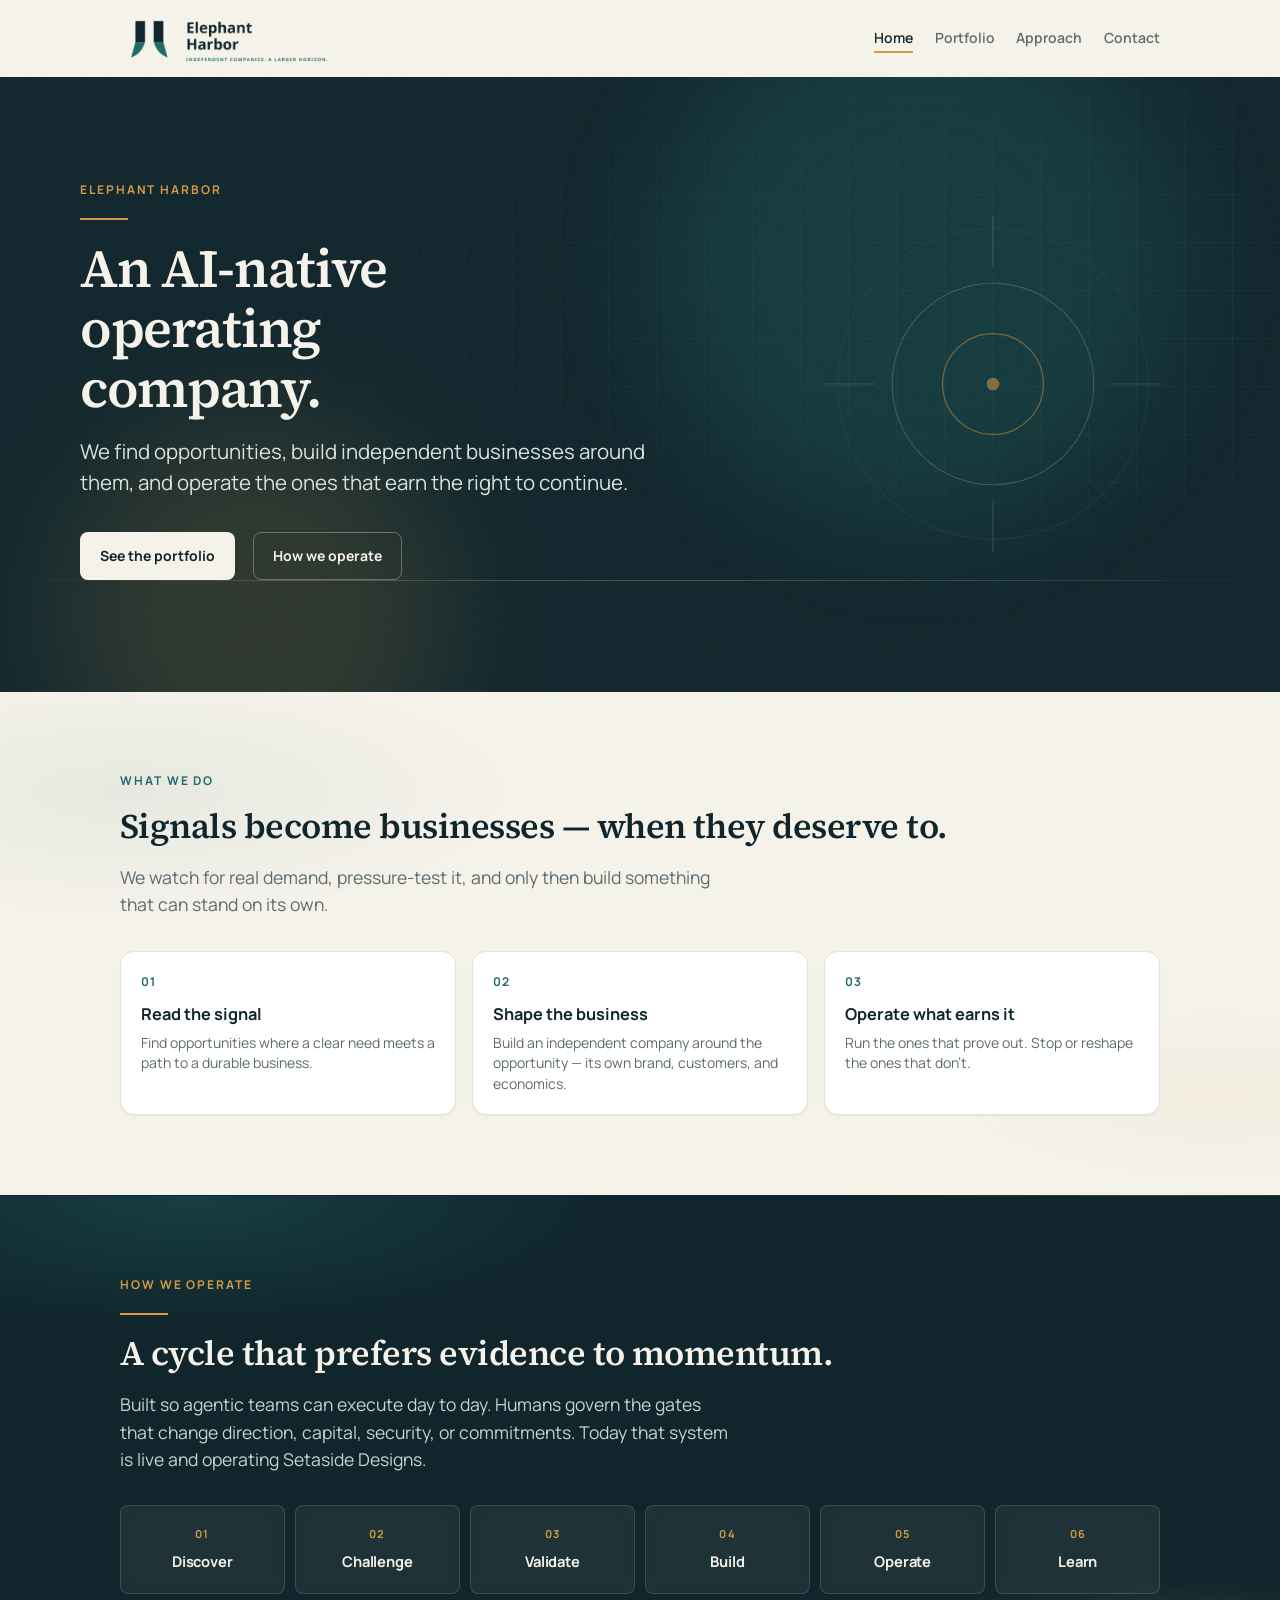
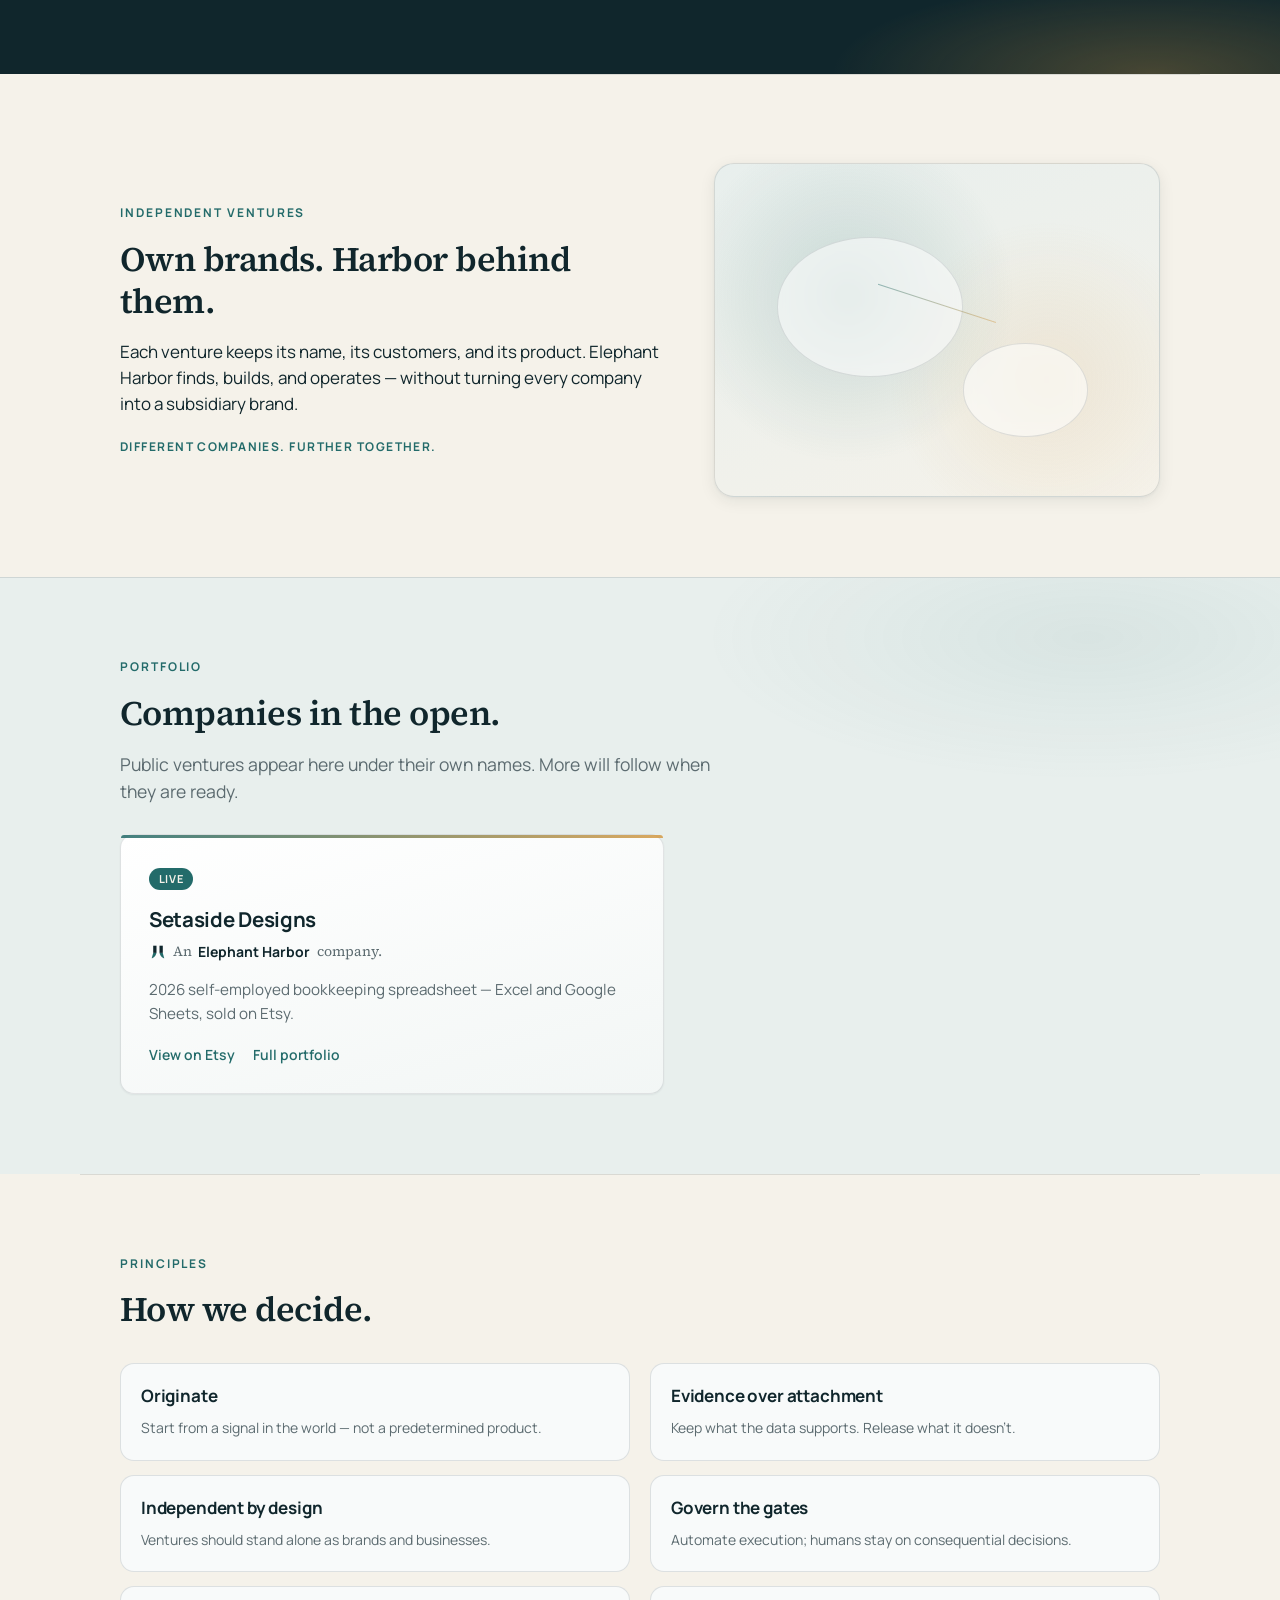
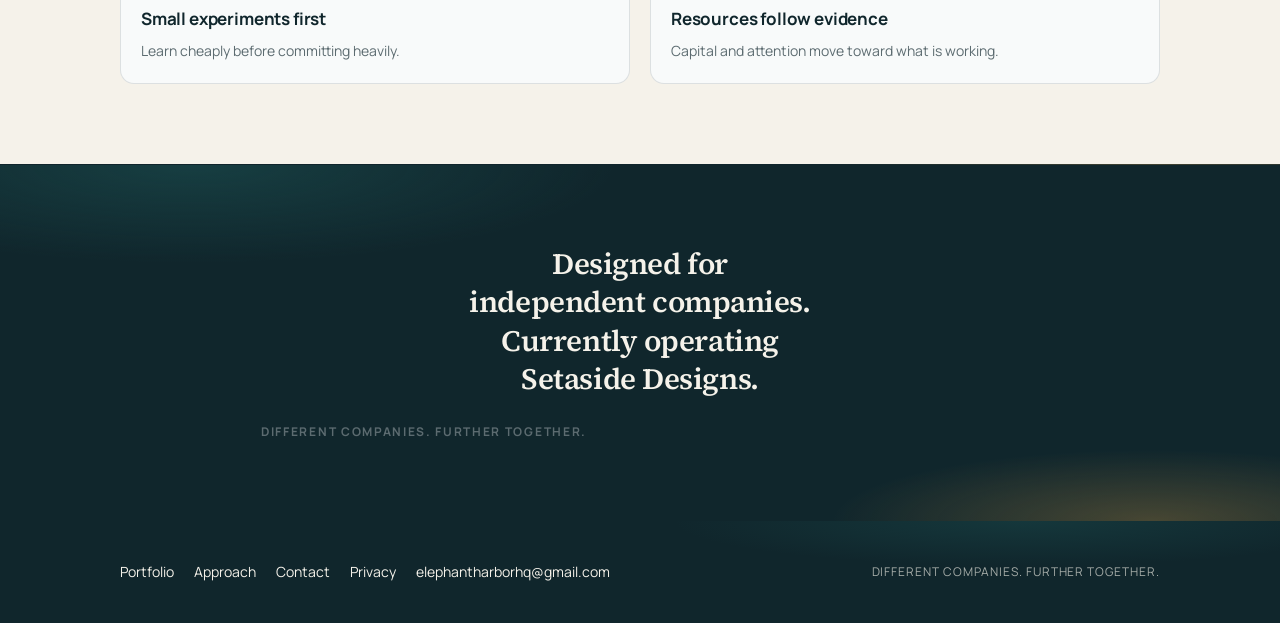
<file: index.html>
<!DOCTYPE html>
<html lang="en">
<head>
  <meta charset="utf-8">
  <meta name="viewport" content="width=device-width, initial-scale=1">
  <title>Elephant Harbor — AI-native operating company</title>
  <meta name="description" content="Elephant Harbor is an AI-native operating company. Designed for independent companies; currently operating Setaside Designs.">
  <meta name="theme-color" content="#10262C">
  <meta property="og:title" content="Elephant Harbor">
  <meta property="og:description" content="An AI-native operating company. We find opportunities, build independent businesses, and operate the ones that earn the right to continue.">
  <meta property="og:image" content="https://elephantharbor.com/assets/og.png">
  <meta property="og:type" content="website">
  <meta property="og:url" content="https://elephantharbor.com/">
  <meta property="og:site_name" content="Elephant Harbor">
  <meta name="twitter:card" content="summary_large_image">
  <meta name="twitter:title" content="Elephant Harbor">
  <meta name="twitter:description" content="An AI-native operating company. We find opportunities, build independent businesses, and operate the ones that earn the right to continue.">
  <meta name="twitter:image" content="https://elephantharbor.com/assets/og.png">
  <link rel="canonical" href="https://elephantharbor.com/">
  <link rel="icon" href="/assets/favicon.svg" type="image/svg+xml">
  <link rel="icon" href="/assets/favicon-32.png" sizes="32x32" type="image/png">
  <link rel="icon" href="/assets/favicon-16.png" sizes="16x16" type="image/png">
  <link rel="apple-touch-icon" href="/assets/apple-touch-180.png">
  <link rel="preload" href="/assets/fonts/manrope-400.woff2" as="font" type="font/woff2" crossorigin>
  <link rel="preload" href="/assets/fonts/manrope-600.woff2" as="font" type="font/woff2" crossorigin>
  <link rel="preload" href="/assets/fonts/source-serif-4-600.woff2" as="font" type="font/woff2" crossorigin>
  <link rel="stylesheet" href="/tokens.css">
  <link rel="stylesheet" href="/shared.css">
</head>
<body>
  <a class="skip" href="#main">Skip to content</a>
  <header class="site-header">
    <div class="site-header-inner">
      <a class="logo" href="/" aria-label="Elephant Harbor home">
        <img src="/assets/lockup-512.png?v=site-elevation" alt="Elephant Harbor" width="280" height="76" decoding="async">
      </a>
      <nav class="nav" aria-label="Primary">
        <a href="/" aria-current="page">Home</a>
        <a href="/portfolio/">Portfolio</a>
        <a href="/approach/">Approach</a>
        <a href="/contact/">Contact</a>
      </nav>
    </div>
  </header>

  <main id="main">
    <!-- 1. Hero -->
    <section class="hero" aria-labelledby="hero-heading">
      <div class="hero-visual" aria-hidden="true">
        <div class="grid"></div>
        <div class="glow glow-a"></div>
        <div class="glow glow-b"></div>
        <div class="horizon"></div>
        <div class="signal">
          <svg viewBox="0 0 400 400" fill="none" xmlns="http://www.w3.org/2000/svg" role="presentation">
            <circle class="ring" cx="200" cy="200" r="48" stroke="#D49A45" stroke-width="1.25" opacity="0.85"/>
            <circle class="ring ring-2" cx="200" cy="200" r="96" stroke="#E8EFED" stroke-width="1" opacity="0.35"/>
            <circle class="ring ring-3" cx="200" cy="200" r="148" stroke="#236B6A" stroke-width="1" opacity="0.45"/>
            <circle cx="200" cy="200" r="6" fill="#D49A45"/>
            <path d="M200 40 V88 M200 312 V360 M40 200 H88 M312 200 H360" stroke="#E8EFED" stroke-width="1" opacity="0.28"/>
            <path d="M86 86 L118 118 M282 282 L314 314 M314 86 L282 118 M118 282 L86 314" stroke="#236B6A" stroke-width="1" opacity="0.35"/>
          </svg>
        </div>
        <div class="noise"></div>
      </div>
      <div class="hero-inner">
        <p class="kicker">Elephant Harbor</p>
        <hr class="brass-rule" aria-hidden="true">
        <h1 id="hero-heading">An AI-native operating company.</h1>
        <p class="hero-lead">We find opportunities, build independent businesses around them, and operate the ones that earn the right to continue.</p>
        <div class="hero-ctas">
          <a class="btn btn-primary" href="/portfolio/">See the portfolio</a>
          <a class="btn btn-ghost" href="#how-we-operate">How we operate</a>
        </div>
      </div>
    </section>

    <!-- 2. What Elephant Harbor does -->
    <section class="section section-canvas-depth" aria-labelledby="what-h">
      <div class="section-inner reveal">
        <p class="kicker">What we do</p>
        <h2 id="what-h">Signals become businesses — when they deserve to.</h2>
        <p class="section-lead">We watch for real demand, pressure-test it, and only then build something that can stand on its own.</p>
        <ol class="signal-flow">
          <li>
            <strong>Read the signal</strong>
            <span>Find opportunities where a clear need meets a path to a durable business.</span>
          </li>
          <li>
            <strong>Shape the business</strong>
            <span>Build an independent company around the opportunity — its own brand, customers, and economics.</span>
          </li>
          <li>
            <strong>Operate what earns it</strong>
            <span>Run the ones that prove out. Stop or reshape the ones that don’t.</span>
          </li>
        </ol>
      </div>
    </section>

    <!-- 3. How we operate -->
    <section class="section section-ink" id="how-we-operate" aria-labelledby="operate-h">
      <div class="section-inner reveal">
        <p class="kicker">How we operate</p>
        <hr class="brass-rule" aria-hidden="true">
        <h2 id="operate-h">A cycle that prefers evidence to momentum.</h2>
        <p class="section-lead">Built so agentic teams can execute day to day. Humans govern the gates that change direction, capital, security, or commitments. Today that system is live and operating Setaside Designs.</p>
        <ol class="cycle">
          <li>
            <span class="step-n">01</span>
            <span class="step-label">Discover</span>
          </li>
          <li>
            <span class="step-n">02</span>
            <span class="step-label">Challenge</span>
          </li>
          <li>
            <span class="step-n">03</span>
            <span class="step-label">Validate</span>
          </li>
          <li>
            <span class="step-n">04</span>
            <span class="step-label">Build</span>
          </li>
          <li>
            <span class="step-n">05</span>
            <span class="step-label">Operate</span>
          </li>
          <li>
            <span class="step-n">06</span>
            <span class="step-label">Learn</span>
          </li>
        </ol>
      </div>
    </section>

    <!-- 4. Independent ventures -->
    <section class="section" aria-labelledby="ventures-h">
      <div class="independence reveal">
        <div class="independence-copy">
          <p class="kicker">Independent ventures</p>
          <h2 id="ventures-h">Own brands. Harbor behind them.</h2>
          <p>Each venture keeps its name, its customers, and its product. Elephant Harbor finds, builds, and operates — without turning every company into a subsidiary brand.</p>
          <p class="motto-inline">Different companies. Further together.</p>
        </div>
        <div class="independence-visual" aria-hidden="true">
          <div class="orb orb-a"></div>
          <div class="orb orb-b"></div>
          <div class="link-line"></div>
        </div>
      </div>
    </section>

    <!-- 5. Portfolio -->
    <section class="section section-fog" aria-labelledby="portfolio-h">
      <div class="section-inner reveal">
        <p class="kicker">Portfolio</p>
        <h2 id="portfolio-h">Companies in the open.</h2>
        <p class="section-lead">Public ventures appear here under their own names. More will follow when they are ready.</p>
        <div class="card-grid card-grid-featured">
          <article class="card card-featured">
            <p class="live">Live</p>
            <h3>Setaside Designs</h3>
            <p class="endorsement">
              <img src="/assets/mark.svg" alt="" width="20" height="20">
              An <strong>Elephant Harbor</strong> company.
            </p>
            <p>2026 self-employed bookkeeping spreadsheet — Excel and Google Sheets, sold on Etsy.</p>
            <div class="card-actions">
              <a href="https://www.etsy.com/listing/4564421940/2026-self-employed-bookkeeping" rel="noopener noreferrer">View on Etsy</a>
              <a href="/portfolio/">Full portfolio</a>
            </div>
          </article>
        </div>
      </div>
    </section>

    <!-- 6. Operating principles -->
    <section class="section" aria-labelledby="principles-h">
      <div class="reveal">
        <p class="kicker">Principles</p>
        <h2 id="principles-h">How we decide.</h2>
        <ul class="principles">
          <li>
            <strong>Originate</strong>
            <span>Start from a signal in the world — not a predetermined product.</span>
          </li>
          <li>
            <strong>Evidence over attachment</strong>
            <span>Keep what the data supports. Release what it doesn’t.</span>
          </li>
          <li>
            <strong>Independent by design</strong>
            <span>Ventures should stand alone as brands and businesses.</span>
          </li>
          <li>
            <strong>Govern the gates</strong>
            <span>Automate execution; humans stay on consequential decisions.</span>
          </li>
          <li>
            <strong>Small experiments first</strong>
            <span>Learn cheaply before committing heavily.</span>
          </li>
          <li>
            <strong>Resources follow evidence</strong>
            <span>Capital and attention move toward what is working.</span>
          </li>
        </ul>
      </div>
    </section>

    <!-- 7. Closing brand statement -->
    <section class="section section-ink" aria-labelledby="close-h">
      <div class="section-inner close-block reveal">
        <h2 id="close-h" class="visually-hidden">Close</h2>
        <p class="close-line">Designed for independent companies. Currently operating Setaside Designs.</p>
        <p class="motto">Different companies. Further together.</p>
      </div>
    </section>
  </main>

  <footer class="site-footer">
    <div class="site-footer-inner">
      <nav class="footer-nav" aria-label="Footer">
        <a href="/portfolio/">Portfolio</a>
        <a href="/approach/">Approach</a>
        <a href="/contact/">Contact</a>
        <a href="/privacy/">Privacy</a>
        <a href="mailto:elephantharborhq@gmail.com">elephantharborhq@gmail.com</a>
      </nav>
      <p class="footer-meta">Different companies. Further together.</p>
    </div>
  </footer>
  <script src="/site.js" defer></script>
</body>
</html>
</file>
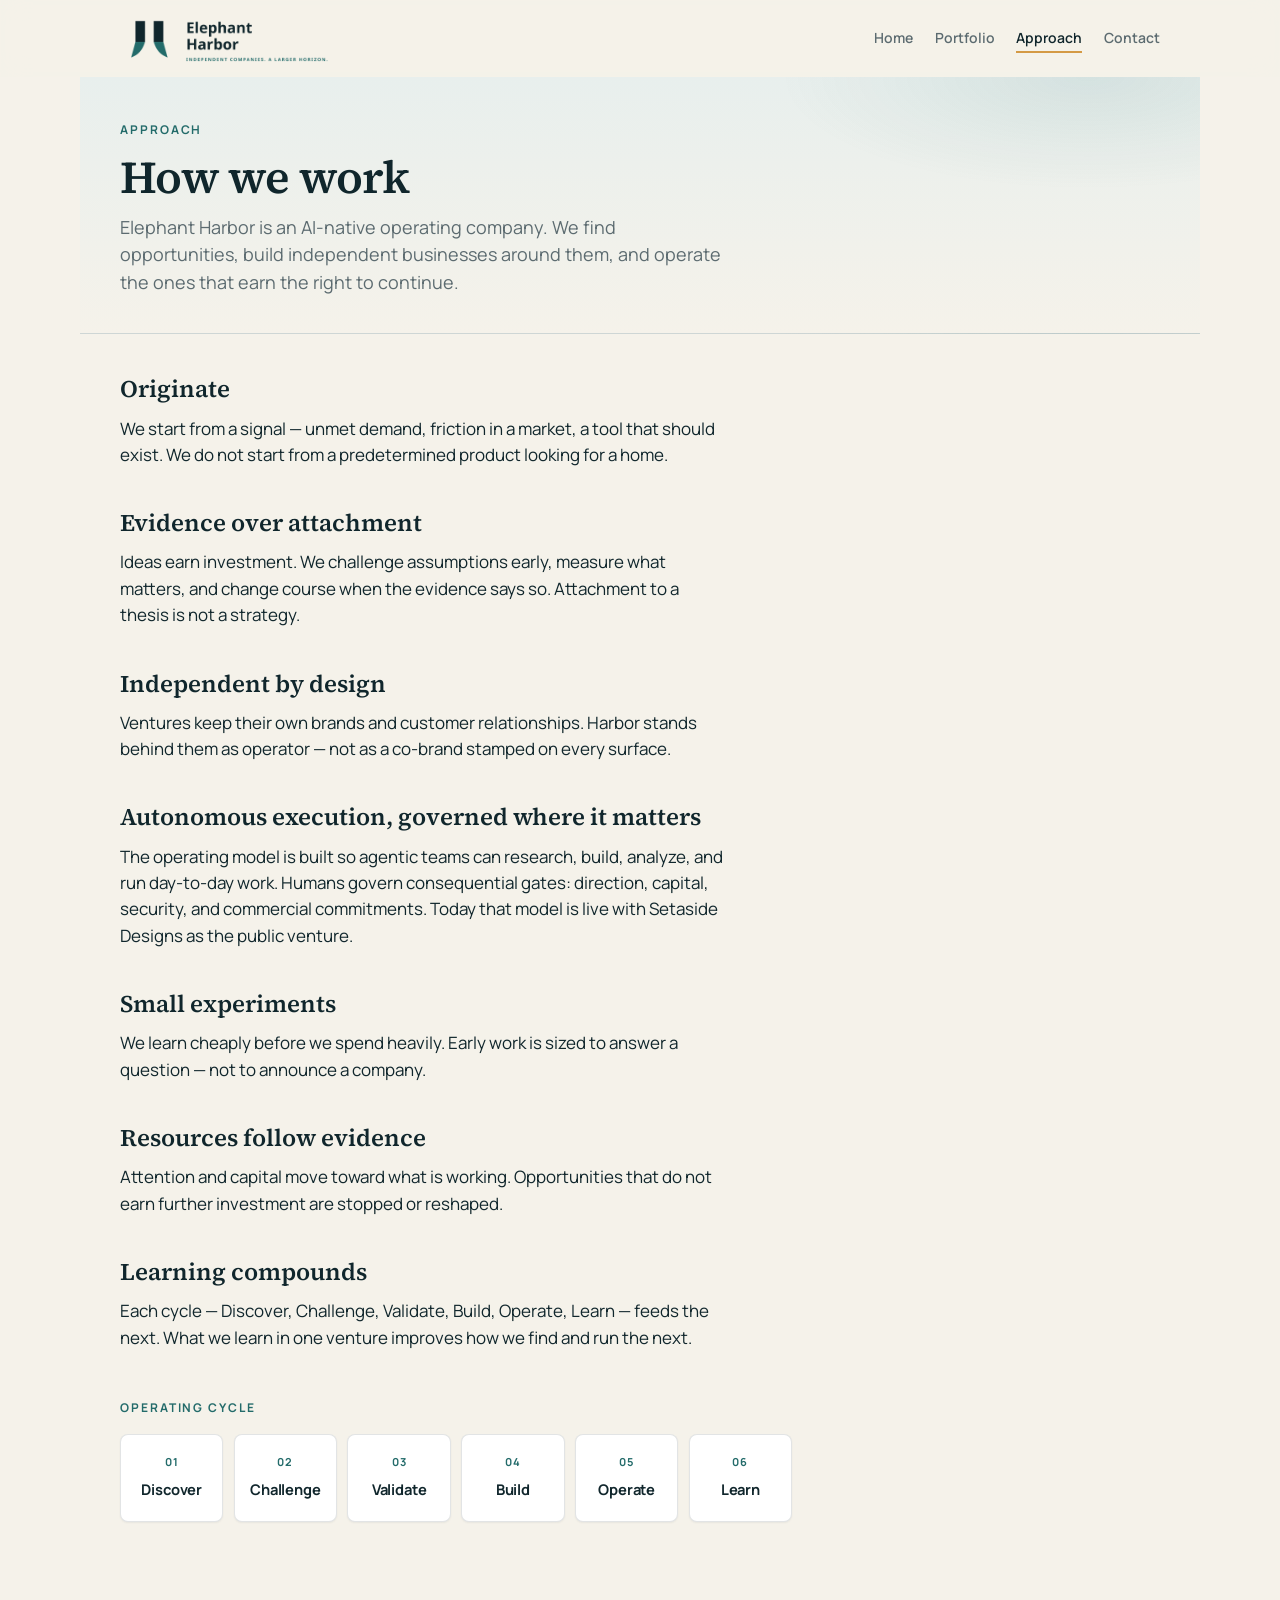
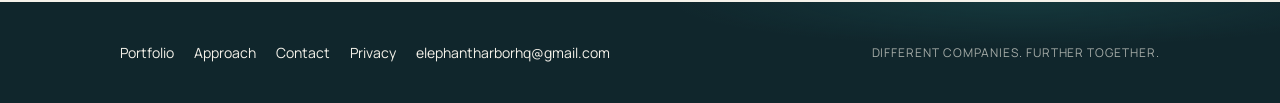
<file: about/index.html>
<!DOCTYPE html>
<html lang="en">
<head>
  <meta charset="utf-8">
  <meta name="viewport" content="width=device-width, initial-scale=1">
  <title>Redirecting to Approach — Elephant Harbor</title>
  <meta name="robots" content="noindex">
  <meta http-equiv="refresh" content="0; url=/approach/">
  <link rel="canonical" href="https://elephantharbor.com/approach/">
  <script>location.replace("/approach/");</script>
</head>
<body>
  <p>This page has moved to <a href="/approach/">Approach</a>.</p>
</body>
</html>
</file>
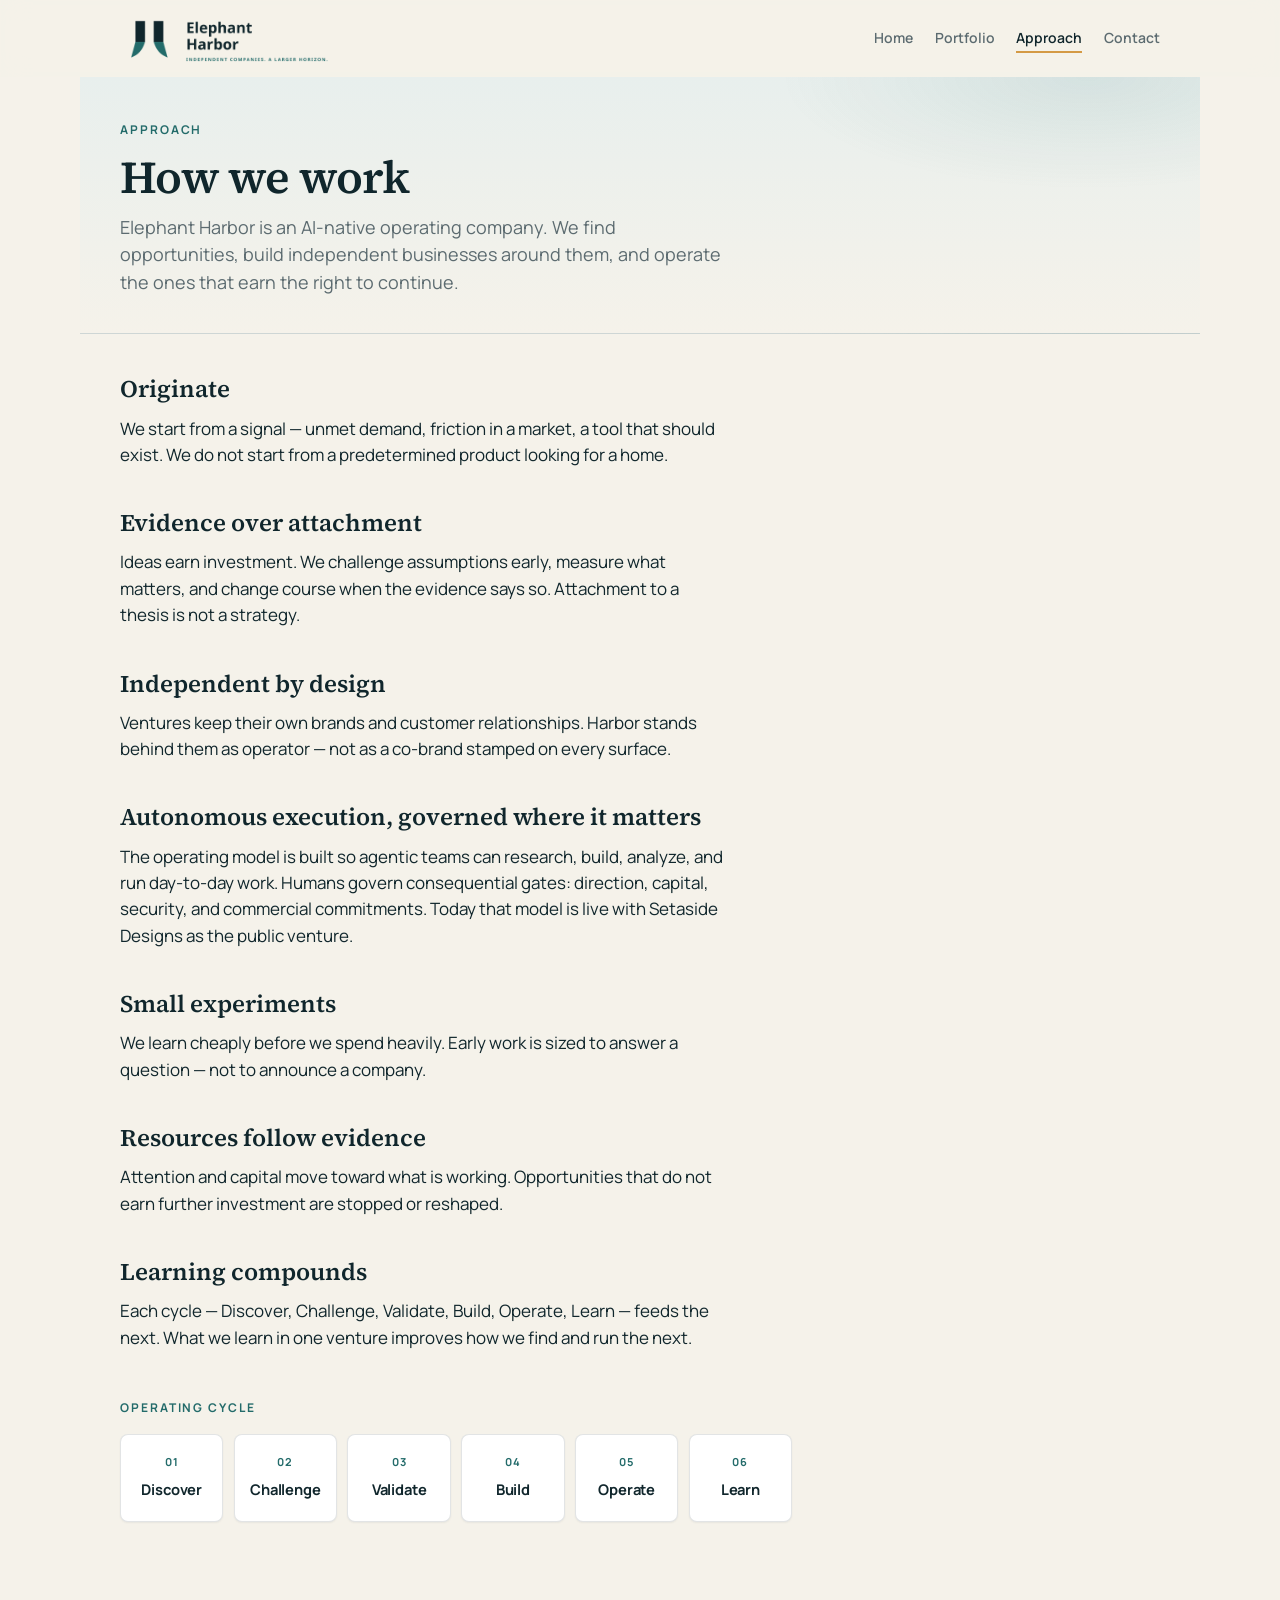
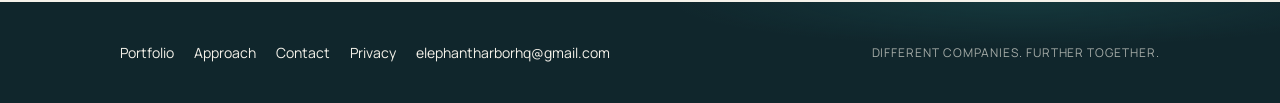
<file: approach/index.html>
<!DOCTYPE html>
<html lang="en">
<head>
  <meta charset="utf-8">
  <meta name="viewport" content="width=device-width, initial-scale=1">
  <title>Approach — Elephant Harbor</title>
  <meta name="description" content="How Elephant Harbor originates opportunities, validates with evidence, and operates independent companies.">
  <meta name="theme-color" content="#10262C">
  <meta property="og:title" content="Approach — Elephant Harbor">
  <meta property="og:description" content="How Elephant Harbor originates opportunities, validates with evidence, and operates independent companies.">
  <meta property="og:image" content="https://elephantharbor.com/assets/og.png">
  <meta property="og:type" content="website">
  <meta property="og:url" content="https://elephantharbor.com/approach/">
  <meta property="og:site_name" content="Elephant Harbor">
  <meta name="twitter:card" content="summary_large_image">
  <meta name="twitter:title" content="Approach — Elephant Harbor">
  <meta name="twitter:description" content="How Elephant Harbor originates opportunities, validates with evidence, and operates independent companies.">
  <meta name="twitter:image" content="https://elephantharbor.com/assets/og.png">
  <link rel="canonical" href="https://elephantharbor.com/approach/">
  <link rel="icon" href="/assets/favicon.svg" type="image/svg+xml">
  <link rel="icon" href="/assets/favicon-32.png" sizes="32x32" type="image/png">
  <link rel="icon" href="/assets/favicon-16.png" sizes="16x16" type="image/png">
  <link rel="apple-touch-icon" href="/assets/apple-touch-180.png">
  <link rel="preload" href="/assets/fonts/manrope-400.woff2" as="font" type="font/woff2" crossorigin>
  <link rel="preload" href="/assets/fonts/manrope-600.woff2" as="font" type="font/woff2" crossorigin>
  <link rel="preload" href="/assets/fonts/source-serif-4-600.woff2" as="font" type="font/woff2" crossorigin>
  <link rel="stylesheet" href="/tokens.css">
  <link rel="stylesheet" href="/shared.css">
</head>
<body>
  <a class="skip" href="#main">Skip to content</a>
  <header class="site-header">
    <div class="site-header-inner">
      <a class="logo" href="/" aria-label="Elephant Harbor home">
        <img src="/assets/lockup-512.png?v=site-elevation" alt="Elephant Harbor" width="280" height="76" decoding="async">
      </a>
      <nav class="nav" aria-label="Primary">
        <a href="/">Home</a>
        <a href="/portfolio/">Portfolio</a>
        <a href="/approach/" aria-current="page">Approach</a>
        <a href="/contact/">Contact</a>
      </nav>
    </div>
  </header>

  <main id="main" class="page">
    <div class="page-hero">
      <p class="kicker">Approach</p>
      <h1 class="page-title">How we work</h1>
      <p class="lede">Elephant Harbor is an AI-native operating company. We find opportunities, build independent businesses around them, and operate the ones that earn the right to continue.</p>
    </div>

    <div class="prose reveal">
      <h2>Originate</h2>
      <p>We start from a signal — unmet demand, friction in a market, a tool that should exist. We do not start from a predetermined product looking for a home.</p>

      <h2>Evidence over attachment</h2>
      <p>Ideas earn investment. We challenge assumptions early, measure what matters, and change course when the evidence says so. Attachment to a thesis is not a strategy.</p>

      <h2>Independent by design</h2>
      <p>Ventures keep their own brands and customer relationships. Harbor stands behind them as operator — not as a co-brand stamped on every surface.</p>

      <h2>Autonomous execution, governed where it matters</h2>
      <p>The operating model is built so agentic teams can research, build, analyze, and run day-to-day work. Humans govern consequential gates: direction, capital, security, and commercial commitments. Today that model is live with Setaside Designs as the public venture.</p>

      <h2>Small experiments</h2>
      <p>We learn cheaply before we spend heavily. Early work is sized to answer a question — not to announce a company.</p>

      <h2>Resources follow evidence</h2>
      <p>Attention and capital move toward what is working. Opportunities that do not earn further investment are stopped or reshaped.</p>

      <h2>Learning compounds</h2>
      <p>Each cycle — Discover, Challenge, Validate, Build, Operate, Learn — feeds the next. What we learn in one venture improves how we find and run the next.</p>
    </div>

    <div class="reveal" style="margin-top:3rem;max-width:42rem">
      <p class="kicker">Operating cycle</p>
      <ol class="cycle cycle-light" style="margin-top:1rem">
        <li><span class="step-n">01</span><span class="step-label">Discover</span></li>
        <li><span class="step-n">02</span><span class="step-label">Challenge</span></li>
        <li><span class="step-n">03</span><span class="step-label">Validate</span></li>
        <li><span class="step-n">04</span><span class="step-label">Build</span></li>
        <li><span class="step-n">05</span><span class="step-label">Operate</span></li>
        <li><span class="step-n">06</span><span class="step-label">Learn</span></li>
      </ol>
    </div>
  </main>

  <footer class="site-footer">
    <div class="site-footer-inner">
      <nav class="footer-nav" aria-label="Footer">
        <a href="/portfolio/">Portfolio</a>
        <a href="/approach/">Approach</a>
        <a href="/contact/">Contact</a>
        <a href="/privacy/">Privacy</a>
        <a href="mailto:elephantharborhq@gmail.com">elephantharborhq@gmail.com</a>
      </nav>
      <p class="footer-meta">Different companies. Further together.</p>
    </div>
  </footer>
  <script src="/site.js" defer></script>
</body>
</html>
</file>
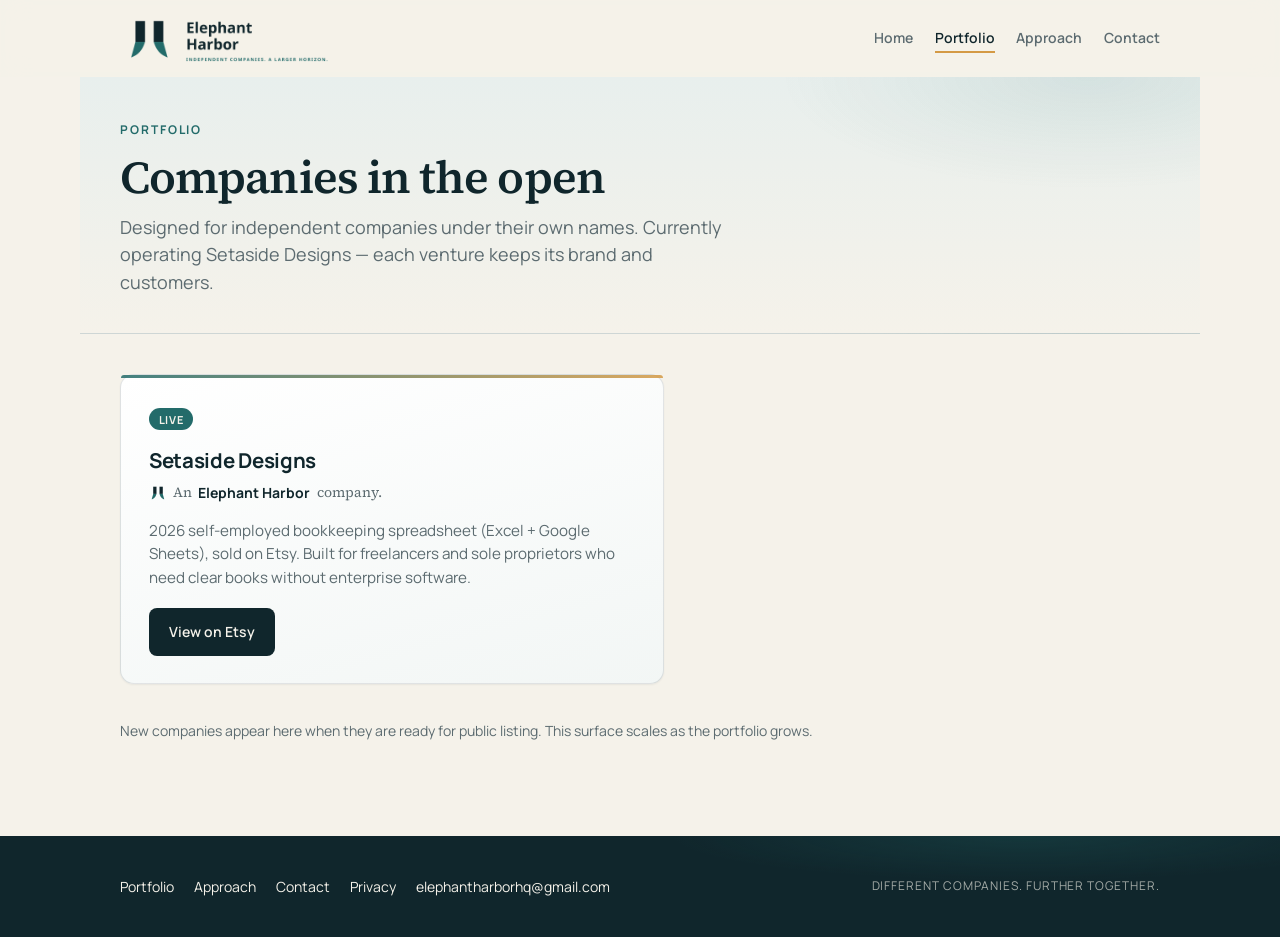
<file: companies/index.html>
<!DOCTYPE html>
<html lang="en">
<head>
  <meta charset="utf-8">
  <meta name="viewport" content="width=device-width, initial-scale=1">
  <title>Redirecting to Portfolio — Elephant Harbor</title>
  <meta name="robots" content="noindex">
  <meta http-equiv="refresh" content="0; url=/portfolio/">
  <link rel="canonical" href="https://elephantharbor.com/portfolio/">
  <script>location.replace("/portfolio/");</script>
</head>
<body>
  <p>This page has moved to <a href="/portfolio/">Portfolio</a>.</p>
</body>
</html>
</file>
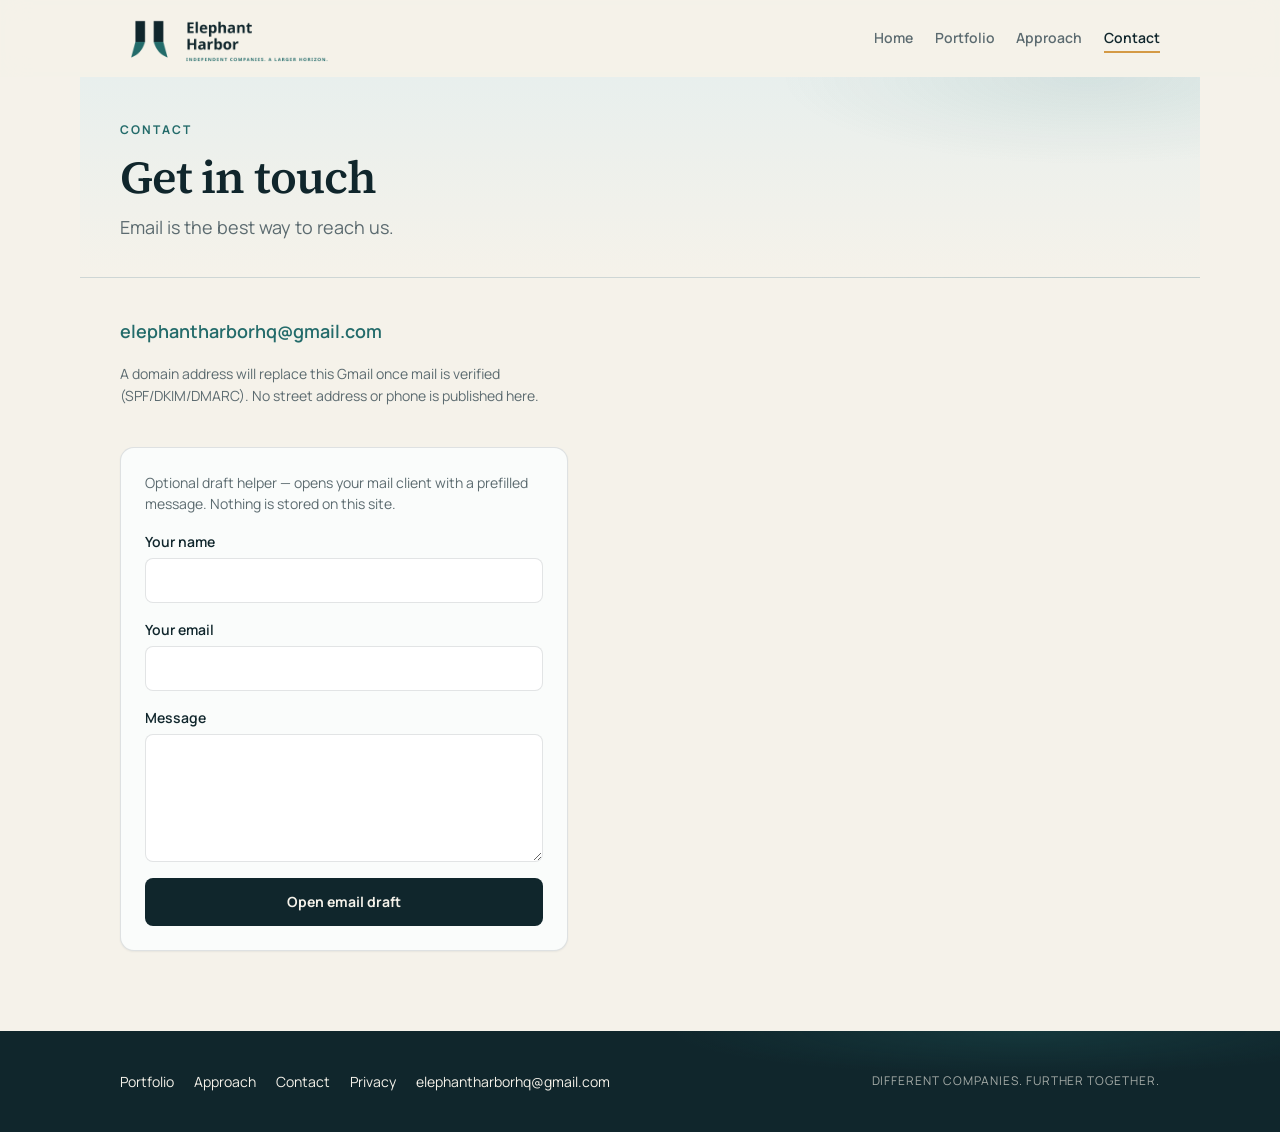
<file: contact/index.html>
<!DOCTYPE html>
<html lang="en">
<head>
  <meta charset="utf-8">
  <meta name="viewport" content="width=device-width, initial-scale=1">
  <title>Contact — Elephant Harbor</title>
  <meta name="description" content="Contact Elephant Harbor at elephantharborhq@gmail.com.">
  <meta name="theme-color" content="#10262C">
  <meta property="og:title" content="Contact — Elephant Harbor">
  <meta property="og:description" content="Contact Elephant Harbor at elephantharborhq@gmail.com.">
  <meta property="og:image" content="https://elephantharbor.com/assets/og.png">
  <meta property="og:type" content="website">
  <meta property="og:url" content="https://elephantharbor.com/contact/">
  <meta property="og:site_name" content="Elephant Harbor">
  <meta name="twitter:card" content="summary_large_image">
  <meta name="twitter:title" content="Contact — Elephant Harbor">
  <meta name="twitter:description" content="Contact Elephant Harbor at elephantharborhq@gmail.com.">
  <meta name="twitter:image" content="https://elephantharbor.com/assets/og.png">
  <link rel="canonical" href="https://elephantharbor.com/contact/">
  <link rel="icon" href="/assets/favicon.svg" type="image/svg+xml">
  <link rel="icon" href="/assets/favicon-32.png" sizes="32x32" type="image/png">
  <link rel="icon" href="/assets/favicon-16.png" sizes="16x16" type="image/png">
  <link rel="apple-touch-icon" href="/assets/apple-touch-180.png">
  <link rel="preload" href="/assets/fonts/manrope-400.woff2" as="font" type="font/woff2" crossorigin>
  <link rel="preload" href="/assets/fonts/manrope-600.woff2" as="font" type="font/woff2" crossorigin>
  <link rel="preload" href="/assets/fonts/source-serif-4-600.woff2" as="font" type="font/woff2" crossorigin>
  <link rel="stylesheet" href="/tokens.css">
  <link rel="stylesheet" href="/shared.css">
</head>
<body>
  <a class="skip" href="#main">Skip to content</a>
  <header class="site-header">
    <div class="site-header-inner">
      <a class="logo" href="/" aria-label="Elephant Harbor home">
        <img src="/assets/lockup-512.png?v=site-elevation" alt="Elephant Harbor" width="280" height="76" decoding="async">
      </a>
      <nav class="nav" aria-label="Primary">
        <a href="/">Home</a>
        <a href="/portfolio/">Portfolio</a>
        <a href="/approach/">Approach</a>
        <a href="/contact/" aria-current="page">Contact</a>
      </nav>
    </div>
  </header>

  <main id="main" class="page">
    <div class="page-hero">
      <p class="kicker">Contact</p>
      <h1 class="page-title">Get in touch</h1>
      <p class="lede">Email is the best way to reach us.</p>
    </div>

    <div class="contact-block reveal">
      <p><a class="email" href="mailto:elephantharborhq@gmail.com">elephantharborhq@gmail.com</a></p>
      <p class="contact-note">A domain address will replace this Gmail once mail is verified (SPF/DKIM/DMARC). No street address or phone is published here.</p>
    </div>

    <form class="contact-form reveal" id="contact-form">
      <p class="form-note">Optional draft helper — opens your mail client with a prefilled message. Nothing is stored on this site.</p>
      <label for="contact-name">Your name
        <input id="contact-name" name="name" type="text" autocomplete="name" required>
      </label>

      <label for="contact-email">Your email
        <input id="contact-email" name="email" type="email" autocomplete="email" required>
      </label>

      <label for="contact-message">Message
        <textarea id="contact-message" name="message" required></textarea>
      </label>

      <button class="btn btn-ink" type="submit">Open email draft</button>
    </form>
    <script>
      document.getElementById("contact-form").addEventListener("submit", function (e) {
        e.preventDefault();
        var name = document.getElementById("contact-name").value.trim();
        var email = document.getElementById("contact-email").value.trim();
        var message = document.getElementById("contact-message").value.trim();
        var body = "From: " + name + " <" + email + ">\n\n" + message;
        var url = "mailto:elephantharborhq@gmail.com"
          + "?subject=" + encodeURIComponent("Elephant Harbor inquiry")
          + "&body=" + encodeURIComponent(body);
        window.location.href = url;
      });
    </script>
  </main>

  <footer class="site-footer">
    <div class="site-footer-inner">
      <nav class="footer-nav" aria-label="Footer">
        <a href="/portfolio/">Portfolio</a>
        <a href="/approach/">Approach</a>
        <a href="/contact/">Contact</a>
        <a href="/privacy/">Privacy</a>
        <a href="mailto:elephantharborhq@gmail.com">elephantharborhq@gmail.com</a>
      </nav>
      <p class="footer-meta">Different companies. Further together.</p>
    </div>
  </footer>
  <script src="/site.js" defer></script>
</body>
</html>
</file>
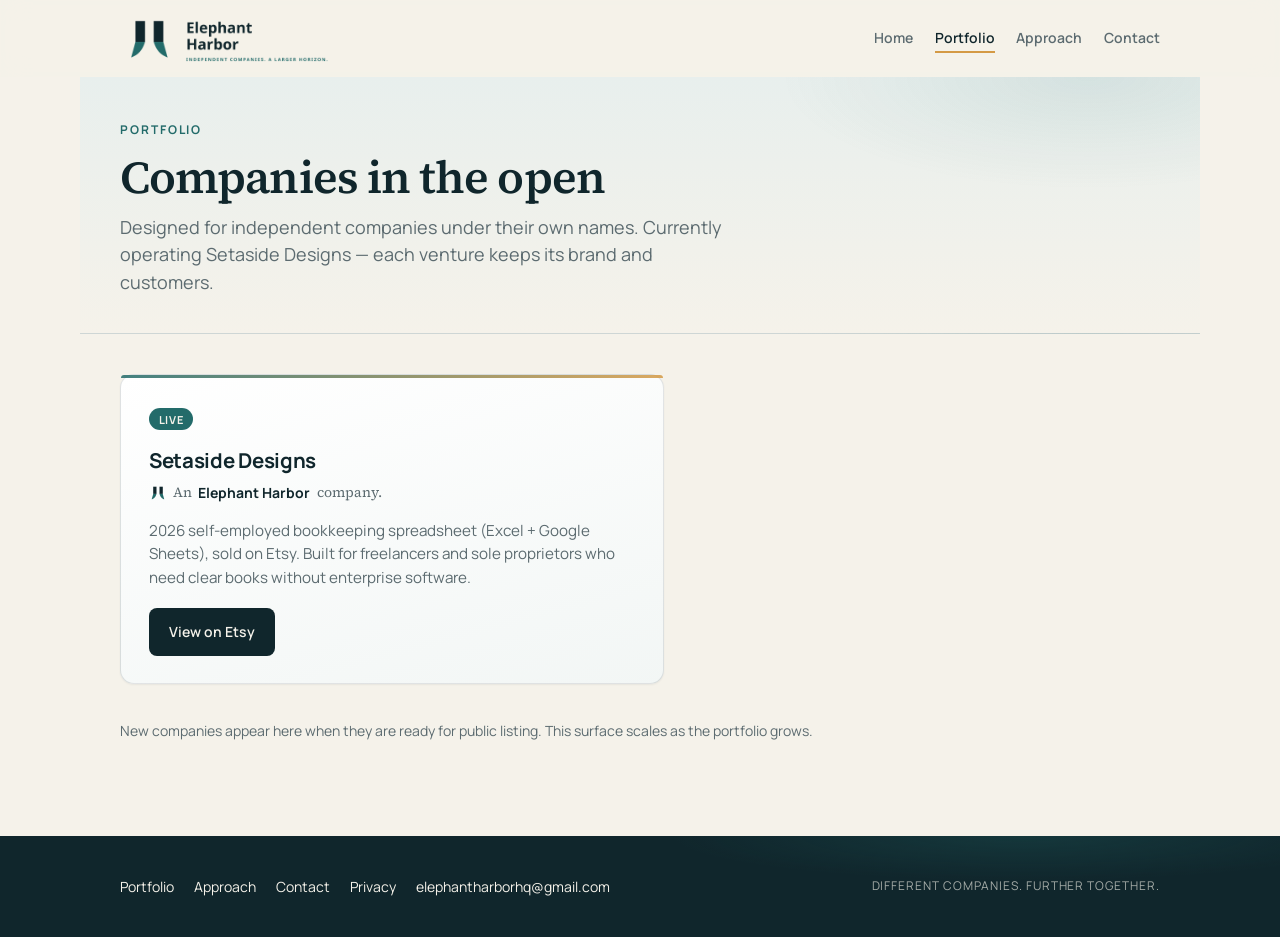
<file: portfolio/index.html>
<!DOCTYPE html>
<html lang="en">
<head>
  <meta charset="utf-8">
  <meta name="viewport" content="width=device-width, initial-scale=1">
  <title>Portfolio — Elephant Harbor</title>
  <meta name="description" content="Designed for independent companies; currently operating Setaside Designs.">
  <meta name="theme-color" content="#10262C">
  <meta property="og:title" content="Portfolio — Elephant Harbor">
  <meta property="og:description" content="Designed for independent companies; currently operating Setaside Designs.">
  <meta property="og:image" content="https://elephantharbor.com/assets/og.png">
  <meta property="og:type" content="website">
  <meta property="og:url" content="https://elephantharbor.com/portfolio/">
  <meta property="og:site_name" content="Elephant Harbor">
  <meta name="twitter:card" content="summary_large_image">
  <meta name="twitter:title" content="Portfolio — Elephant Harbor">
  <meta name="twitter:description" content="Designed for independent companies; currently operating Setaside Designs.">
  <meta name="twitter:image" content="https://elephantharbor.com/assets/og.png">
  <link rel="canonical" href="https://elephantharbor.com/portfolio/">
  <link rel="icon" href="/assets/favicon.svg" type="image/svg+xml">
  <link rel="icon" href="/assets/favicon-32.png" sizes="32x32" type="image/png">
  <link rel="icon" href="/assets/favicon-16.png" sizes="16x16" type="image/png">
  <link rel="apple-touch-icon" href="/assets/apple-touch-180.png">
  <link rel="preload" href="/assets/fonts/manrope-400.woff2" as="font" type="font/woff2" crossorigin>
  <link rel="preload" href="/assets/fonts/manrope-600.woff2" as="font" type="font/woff2" crossorigin>
  <link rel="preload" href="/assets/fonts/source-serif-4-600.woff2" as="font" type="font/woff2" crossorigin>
  <link rel="stylesheet" href="/tokens.css">
  <link rel="stylesheet" href="/shared.css">
</head>
<body>
  <a class="skip" href="#main">Skip to content</a>
  <header class="site-header">
    <div class="site-header-inner">
      <a class="logo" href="/" aria-label="Elephant Harbor home">
        <img src="/assets/lockup-512.png?v=site-elevation" alt="Elephant Harbor" width="280" height="76" decoding="async">
      </a>
      <nav class="nav" aria-label="Primary">
        <a href="/">Home</a>
        <a href="/portfolio/" aria-current="page">Portfolio</a>
        <a href="/approach/">Approach</a>
        <a href="/contact/">Contact</a>
      </nav>
    </div>
  </header>

  <main id="main" class="page">
    <div class="page-hero">
      <p class="kicker">Portfolio</p>
      <h1 class="page-title">Companies in the open</h1>
      <p class="lede">Designed for independent companies under their own names. Currently operating Setaside Designs — each venture keeps its brand and customers.</p>
    </div>

    <div class="card-grid card-grid-featured reveal">
      <article class="card card-featured">
        <p class="live">Live</p>
        <h2 class="card-title">Setaside Designs</h2>
        <p class="endorsement">
          <img src="/assets/mark.svg" alt="" width="20" height="20">
          An <strong>Elephant Harbor</strong> company.
        </p>
        <p>2026 self-employed bookkeeping spreadsheet (Excel + Google Sheets), sold on Etsy. Built for freelancers and sole proprietors who need clear books without enterprise software.</p>
        <div class="card-actions">
          <a class="btn btn-ink" href="https://www.etsy.com/listing/4564421940/2026-self-employed-bookkeeping" rel="noopener noreferrer">View on Etsy</a>
        </div>
      </article>
    </div>

    <p class="contact-note" style="margin-top:2.25rem">New companies appear here when they are ready for public listing. This surface scales as the portfolio grows.</p>
  </main>

  <footer class="site-footer">
    <div class="site-footer-inner">
      <nav class="footer-nav" aria-label="Footer">
        <a href="/portfolio/">Portfolio</a>
        <a href="/approach/">Approach</a>
        <a href="/contact/">Contact</a>
        <a href="/privacy/">Privacy</a>
        <a href="mailto:elephantharborhq@gmail.com">elephantharborhq@gmail.com</a>
      </nav>
      <p class="footer-meta">Different companies. Further together.</p>
    </div>
  </footer>
  <script src="/site.js" defer></script>
</body>
</html>
</file>
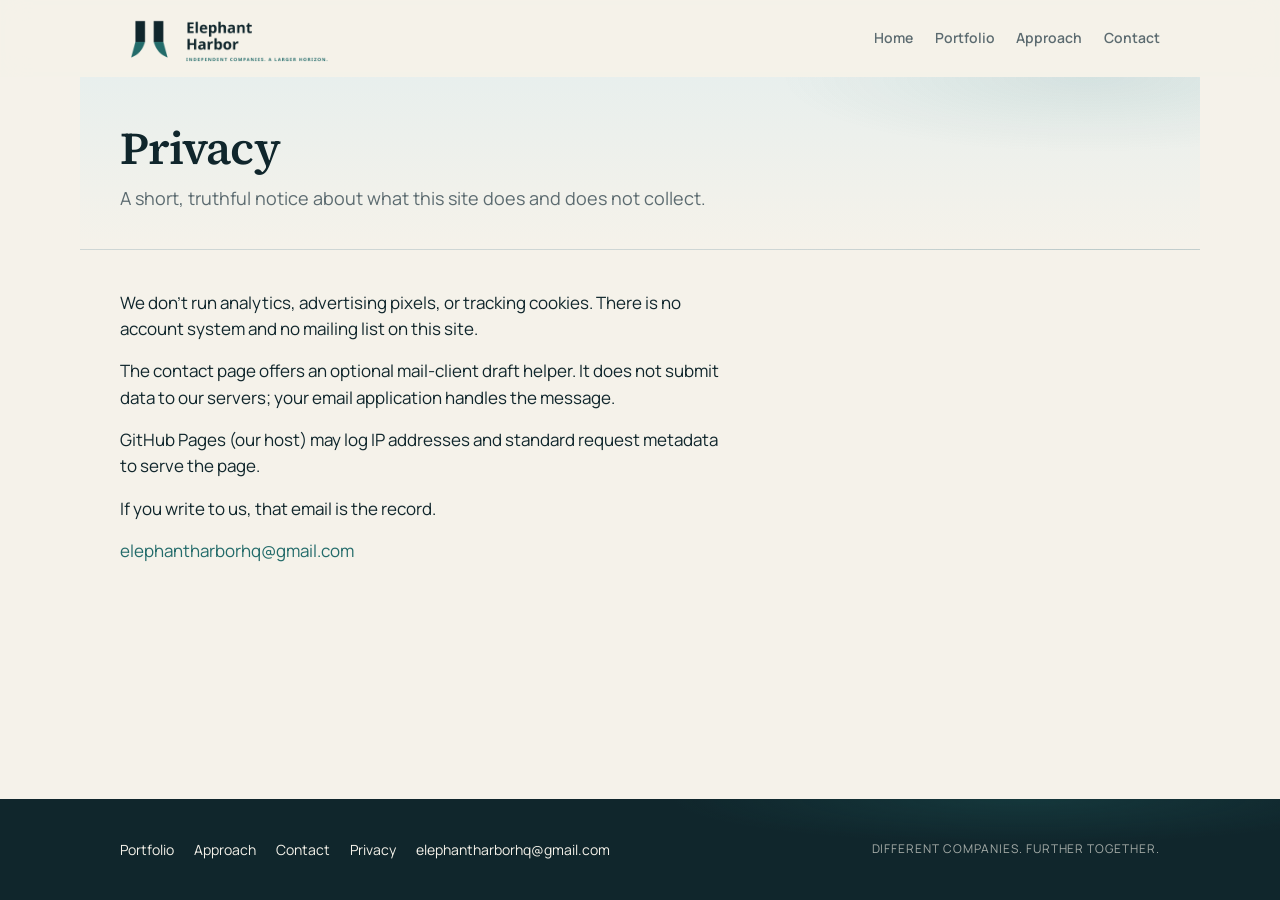
<file: privacy/index.html>
<!DOCTYPE html>
<html lang="en">
<head>
  <meta charset="utf-8">
  <meta name="viewport" content="width=device-width, initial-scale=1">
  <title>Privacy — Elephant Harbor</title>
  <meta name="description" content="We don’t run analytics or tracking cookies. GitHub Pages may log IP addresses to serve the page.">
  <meta name="theme-color" content="#10262C">
  <meta property="og:title" content="Privacy — Elephant Harbor">
  <meta property="og:description" content="We don’t run analytics or tracking cookies. GitHub Pages may log IP addresses to serve the page.">
  <meta property="og:image" content="https://elephantharbor.com/assets/og.png">
  <meta property="og:type" content="website">
  <meta property="og:url" content="https://elephantharbor.com/privacy/">
  <meta property="og:site_name" content="Elephant Harbor">
  <meta name="twitter:card" content="summary_large_image">
  <meta name="twitter:title" content="Privacy — Elephant Harbor">
  <meta name="twitter:description" content="We don’t run analytics or tracking cookies. GitHub Pages may log IP addresses to serve the page.">
  <meta name="twitter:image" content="https://elephantharbor.com/assets/og.png">
  <link rel="canonical" href="https://elephantharbor.com/privacy/">
  <link rel="icon" href="/assets/favicon.svg" type="image/svg+xml">
  <link rel="icon" href="/assets/favicon-32.png" sizes="32x32" type="image/png">
  <link rel="icon" href="/assets/favicon-16.png" sizes="16x16" type="image/png">
  <link rel="apple-touch-icon" href="/assets/apple-touch-180.png">
  <link rel="preload" href="/assets/fonts/manrope-400.woff2" as="font" type="font/woff2" crossorigin>
  <link rel="preload" href="/assets/fonts/manrope-600.woff2" as="font" type="font/woff2" crossorigin>
  <link rel="preload" href="/assets/fonts/source-serif-4-600.woff2" as="font" type="font/woff2" crossorigin>
  <link rel="stylesheet" href="/tokens.css">
  <link rel="stylesheet" href="/shared.css">
</head>
<body>
  <a class="skip" href="#main">Skip to content</a>
  <header class="site-header">
    <div class="site-header-inner">
      <a class="logo" href="/" aria-label="Elephant Harbor home">
        <img src="/assets/lockup-512.png?v=site-elevation" alt="Elephant Harbor" width="280" height="76" decoding="async">
      </a>
      <nav class="nav" aria-label="Primary">
        <a href="/">Home</a>
        <a href="/portfolio/">Portfolio</a>
        <a href="/approach/">Approach</a>
        <a href="/contact/">Contact</a>
      </nav>
    </div>
  </header>

  <main id="main" class="page">
    <div class="page-hero">
      <h1 class="page-title">Privacy</h1>
      <p class="lede">A short, truthful notice about what this site does and does not collect.</p>
    </div>
    <div class="prose reveal">
      <p>We don’t run analytics, advertising pixels, or tracking cookies. There is no account system and no mailing list on this site.</p>
      <p>The contact page offers an optional mail-client draft helper. It does not submit data to our servers; your email application handles the message.</p>
      <p>GitHub Pages (our host) may log IP addresses and standard request metadata to serve the page.</p>
      <p>If you write to us, that email is the record.</p>
      <p><a href="mailto:elephantharborhq@gmail.com">elephantharborhq@gmail.com</a></p>
    </div>
  </main>

  <footer class="site-footer">
    <div class="site-footer-inner">
      <nav class="footer-nav" aria-label="Footer">
        <a href="/portfolio/">Portfolio</a>
        <a href="/approach/">Approach</a>
        <a href="/contact/">Contact</a>
        <a href="/privacy/">Privacy</a>
        <a href="mailto:elephantharborhq@gmail.com">elephantharborhq@gmail.com</a>
      </nav>
      <p class="footer-meta">Different companies. Further together.</p>
    </div>
  </footer>
  <script src="/site.js" defer></script>
</body>
</html>
</file>
<file: tokens.css>
/* Elephant Harbor — site tokens (aligned with /brand/tokens.css)
   Self-hosted Manrope + Source Serif 4. No third-party font URLs.
   Elevation pass: depth, motion, glass — Modern Operator.
*/

@font-face {
  font-family: "Manrope";
  src: url("/assets/fonts/manrope-400.woff2") format("woff2");
  font-weight: 400;
  font-style: normal;
  font-display: swap;
}
@font-face {
  font-family: "Manrope";
  src: url("/assets/fonts/manrope-500.woff2") format("woff2");
  font-weight: 500;
  font-style: normal;
  font-display: swap;
}
@font-face {
  font-family: "Manrope";
  src: url("/assets/fonts/manrope-600.woff2") format("woff2");
  font-weight: 600;
  font-style: normal;
  font-display: swap;
}
@font-face {
  font-family: "Manrope";
  src: url("/assets/fonts/manrope-700.woff2") format("woff2");
  font-weight: 700;
  font-style: normal;
  font-display: swap;
}
@font-face {
  font-family: "Source Serif 4";
  src: url("/assets/fonts/source-serif-4-400.woff2") format("woff2");
  font-weight: 400;
  font-style: normal;
  font-display: swap;
}
@font-face {
  font-family: "Source Serif 4";
  src: url("/assets/fonts/source-serif-4-600.woff2") format("woff2");
  font-weight: 600;
  font-style: normal;
  font-display: swap;
}
@font-face {
  font-family: "Source Serif 4";
  src: url("/assets/fonts/source-serif-4-700.woff2") format("woff2");
  font-weight: 700;
  font-style: normal;
  font-display: swap;
}

:root {
  /* Color — brand palette */
  --eh-harbor-ink: #10262C;
  --eh-deep-tide: #236B6A;
  --eh-signal-brass: #D49A45;
  --eh-canvas: #F5F2EA;
  --eh-fog: #E8EFED;

  --eh-text: var(--eh-harbor-ink);
  --eh-text-muted: color-mix(in srgb, var(--eh-harbor-ink) 68%, white);
  --eh-bg: var(--eh-canvas);
  --eh-bg-subtle: var(--eh-fog);
  --eh-border: color-mix(in srgb, var(--eh-harbor-ink) 12%, transparent);
  --eh-border-strong: color-mix(in srgb, var(--eh-harbor-ink) 22%, transparent);
  --eh-accent: var(--eh-deep-tide);
  --eh-accent-warm: var(--eh-signal-brass);

  /* Depth / surface */
  --eh-glow-teal: color-mix(in srgb, var(--eh-deep-tide) 35%, transparent);
  --eh-glow-brass: color-mix(in srgb, var(--eh-signal-brass) 28%, transparent);
  --eh-glass: color-mix(in srgb, var(--eh-canvas) 72%, transparent);
  --eh-glass-ink: color-mix(in srgb, var(--eh-harbor-ink) 78%, transparent);
  --eh-surface: #ffffff;
  --eh-shadow-sm: 0 1px 2px color-mix(in srgb, var(--eh-harbor-ink) 6%, transparent);
  --eh-shadow-md:
    0 4px 16px color-mix(in srgb, var(--eh-harbor-ink) 8%, transparent),
    0 1px 3px color-mix(in srgb, var(--eh-harbor-ink) 4%, transparent);
  --eh-shadow-lg:
    0 12px 40px color-mix(in srgb, var(--eh-harbor-ink) 12%, transparent),
    0 2px 8px color-mix(in srgb, var(--eh-harbor-ink) 6%, transparent);

  /* Type */
  --eh-font-sans: "Manrope", system-ui, -apple-system, "Segoe UI", sans-serif;
  --eh-font-serif: "Source Serif 4", Georgia, "Times New Roman", serif;
  --eh-fs-xs: 0.75rem;
  --eh-fs-sm: 0.875rem;
  --eh-fs-md: 1rem;
  --eh-fs-lg: 1.25rem;
  --eh-fs-xl: 1.75rem;
  --eh-fs-2xl: 2.5rem;
  --eh-lh: 1.55;
  --eh-lh-tight: 1.22;

  /* Space */
  --eh-space-1: 0.25rem;
  --eh-space-2: 0.5rem;
  --eh-space-3: 0.75rem;
  --eh-space-4: 1rem;
  --eh-space-5: 1.5rem;
  --eh-space-6: 2rem;
  --eh-space-8: 3rem;
  --eh-radius: 8px;
  --eh-radius-lg: 14px;
  --eh-radius-xl: 20px;
  --eh-max: 1120px;
  --eh-nav-h: 76px;
  --eh-gutter: clamp(1.25rem, 4vw, 2.5rem);
  --eh-measure: 38rem;

  --eh-focus-ring: 2px solid var(--eh-signal-brass);
  --eh-focus-offset: 3px;

  /* Motion */
  --eh-ease: cubic-bezier(0.22, 1, 0.36, 1);
  --eh-dur: 420ms;
  --eh-dur-fast: 180ms;

  /* Legacy aliases */
  --paper: var(--eh-canvas);
  --ink: var(--eh-harbor-ink);
  --sea: var(--eh-deep-tide);
  --tide: var(--eh-deep-tide);
  --buoy: var(--eh-signal-brass);
  --foam: var(--eh-fog);
  --fog: var(--eh-text-muted);
  --font-display: var(--eh-font-serif);
  --font-sans: var(--eh-font-sans);
  --measure: var(--eh-measure);
  --page-max: var(--eh-max);
  --gutter: var(--eh-gutter);
  --header-h: var(--eh-nav-h);
  --header-h-sm: 64px;
  /* ~1.7× prior 36/28 — more prominent lockup, not a huge bar */
  --lockup-h: 58px;
  --lockup-h-sm: 44px;
  --focus-ring: var(--eh-focus-ring);
  --focus-offset: var(--eh-focus-offset);
}
</file>
<file: shared.css>
*,
*::before,
*::after {
  box-sizing: border-box;
}

html {
  color-scheme: light only;
  scroll-behavior: smooth;
  background: var(--eh-bg);
}

@media (prefers-reduced-motion: reduce) {
  html {
    scroll-behavior: auto;
  }
}

body {
  margin: 0;
  min-height: 100vh;
  display: flex;
  flex-direction: column;
  background: var(--eh-bg);
  color: var(--eh-text);
  font-family: var(--eh-font-sans);
  font-weight: 400;
  font-size: 1.0625rem;
  line-height: var(--eh-lh);
  -webkit-font-smoothing: antialiased;
}

img {
  max-width: 100%;
  height: auto;
  display: block;
}

a {
  color: var(--eh-deep-tide);
  text-decoration: none;
  text-underline-offset: 0.18em;
  text-decoration-thickness: 1px;
}

a:visited {
  color: var(--eh-deep-tide);
}

a:hover {
  color: var(--eh-harbor-ink);
  text-decoration: underline;
  text-decoration-color: var(--eh-signal-brass);
}

a:focus-visible,
button:focus-visible,
input:focus-visible,
textarea:focus-visible {
  outline: var(--eh-focus-ring);
  outline-offset: var(--eh-focus-offset);
}

::selection {
  background: var(--eh-deep-tide);
  color: var(--eh-canvas);
}

.skip {
  position: absolute;
  left: var(--eh-gutter);
  top: 0;
  z-index: 40;
  padding: 0.45rem 0.75rem;
  background: var(--eh-harbor-ink);
  color: var(--eh-canvas);
  border-radius: 0 0 var(--eh-radius) var(--eh-radius);
  transform: translateY(-120%);
}

.skip:focus,
.skip:hover {
  transform: none;
  color: var(--eh-canvas);
  text-decoration: none;
}

.visually-hidden {
  position: absolute;
  width: 1px;
  height: 1px;
  padding: 0;
  margin: -1px;
  overflow: hidden;
  clip: rect(0, 0, 0, 0);
  white-space: nowrap;
  border: 0;
}

/* —— Header —— */
.site-header {
  position: sticky;
  top: 0;
  z-index: 30;
  min-height: var(--eh-nav-h);
  background: color-mix(in srgb, var(--eh-canvas) 82%, transparent);
  backdrop-filter: saturate(1.2) blur(14px);
  -webkit-backdrop-filter: saturate(1.2) blur(14px);
  border-bottom: 1px solid transparent;
  transition:
    border-color var(--eh-dur-fast) ease,
    background var(--eh-dur-fast) ease,
    box-shadow var(--eh-dur-fast) ease;
}

.site-header.is-scrolled {
  border-bottom-color: var(--eh-border);
  box-shadow: var(--eh-shadow-sm);
  background: color-mix(in srgb, var(--eh-canvas) 90%, transparent);
}

.site-header-inner {
  max-width: var(--eh-max);
  min-height: var(--eh-nav-h);
  margin: 0 auto;
  padding: 0.55rem var(--eh-gutter);
  display: flex;
  align-items: center;
  justify-content: space-between;
  gap: 1.5rem;
}

.logo {
  flex: 0 0 auto;
  display: flex;
  align-items: center;
  line-height: 0;
  text-decoration: none;
}

.logo:hover {
  text-decoration: none;
  opacity: 0.92;
}

.logo img {
  height: var(--lockup-h);
  width: auto;
}

.nav {
  display: flex;
  flex-wrap: wrap;
  justify-content: flex-end;
  gap: 0.15rem 1.35rem;
  font-size: var(--eh-fs-sm);
  font-weight: 600;
}

.nav a,
.nav a:visited {
  padding: 0.25rem 0;
  color: var(--eh-text-muted);
}

.nav a:hover {
  color: var(--eh-text);
  text-decoration: none;
}

.nav a[aria-current="page"] {
  color: var(--eh-text);
  box-shadow: inset 0 -2px 0 var(--eh-signal-brass);
}

.nav a[aria-current="page"]:hover {
  text-decoration: none;
}

/* —— Main —— */
main {
  flex: 1 0 auto;
  width: 100%;
}

.page {
  max-width: var(--eh-max);
  margin: 0 auto;
  padding: 3.5rem var(--eh-gutter) 5rem;
}

.page-title {
  margin: 0 0 0.75rem;
  font-family: var(--eh-font-serif);
  font-weight: 600;
  font-size: clamp(2rem, 4vw, 2.85rem);
  line-height: var(--eh-lh-tight);
  letter-spacing: -0.02em;
}

.lede {
  margin: 0 0 2.5rem;
  max-width: var(--eh-measure);
  font-size: 1.125rem;
  color: var(--eh-text-muted);
}

.kicker {
  margin: 0 0 0.65rem;
  font-size: var(--eh-fs-xs);
  font-weight: 700;
  letter-spacing: 0.16em;
  text-transform: uppercase;
  color: var(--eh-deep-tide);
}

.brass-rule {
  width: 48px;
  height: 2px;
  background: var(--eh-signal-brass);
  border: 0;
  margin: 1.15rem 0;
}

.display {
  font-family: var(--eh-font-serif);
  font-weight: 600;
  line-height: var(--eh-lh-tight);
  letter-spacing: -0.02em;
}

/* —— Reveal (scroll) —— */
.reveal {
  opacity: 0;
  transform: translateY(14px);
  transition:
    opacity var(--eh-dur) var(--eh-ease),
    transform var(--eh-dur) var(--eh-ease);
}

.reveal.is-in {
  opacity: 1;
  transform: none;
}

@media (prefers-reduced-motion: reduce) {
  .reveal {
    opacity: 1;
    transform: none;
    transition: none;
  }
}

/* —— Hero —— */
.hero {
  position: relative;
  isolation: isolate;
  overflow: hidden;
  background: var(--eh-harbor-ink);
  color: var(--eh-canvas);
  padding: clamp(4rem, 10vw, 6.5rem) var(--eh-gutter) clamp(4.5rem, 11vw, 7rem);
}

.hero-visual {
  position: absolute;
  inset: 0;
  z-index: 0;
  pointer-events: none;
  overflow: hidden;
}

.hero-visual .grid {
  position: absolute;
  inset: -20%;
  background-image:
    linear-gradient(color-mix(in srgb, var(--eh-canvas) 7%, transparent) 1px, transparent 1px),
    linear-gradient(90deg, color-mix(in srgb, var(--eh-canvas) 7%, transparent) 1px, transparent 1px);
  background-size: 48px 48px;
  mask-image: radial-gradient(ellipse 70% 60% at 70% 40%, #000 20%, transparent 75%);
  opacity: 0.55;
}

.hero-visual .glow {
  position: absolute;
  border-radius: 50%;
  filter: blur(60px);
}

.hero-visual .glow-a {
  width: min(52vw, 520px);
  height: min(52vw, 520px);
  top: -12%;
  right: 8%;
  background: var(--eh-glow-teal);
  opacity: 0.9;
  animation: glow-drift 18s ease-in-out infinite alternate;
}

.hero-visual .glow-b {
  width: min(40vw, 380px);
  height: min(40vw, 380px);
  bottom: -18%;
  left: 5%;
  background: var(--eh-glow-brass);
  opacity: 0.55;
  animation: glow-drift 22s ease-in-out infinite alternate-reverse;
}

.hero-visual .horizon {
  position: absolute;
  left: 0;
  right: 0;
  bottom: 18%;
  height: 1px;
  background: linear-gradient(
    90deg,
    transparent 0%,
    color-mix(in srgb, var(--eh-canvas) 22%, transparent) 20%,
    color-mix(in srgb, var(--eh-signal-brass) 45%, transparent) 50%,
    color-mix(in srgb, var(--eh-canvas) 22%, transparent) 80%,
    transparent 100%
  );
  opacity: 0.7;
}

.hero-visual .signal {
  position: absolute;
  width: min(42vw, 420px);
  height: min(42vw, 420px);
  right: 6%;
  top: 50%;
  transform: translateY(-50%);
  opacity: 0.55;
}

.hero-visual .signal svg {
  width: 100%;
  height: 100%;
}

.hero-visual .noise {
  position: absolute;
  inset: 0;
  opacity: 0.04;
  background-image: url("data:image/svg+xml,%3Csvg viewBox='0 0 200 200' xmlns='http://www.w3.org/2000/svg'%3E%3Cfilter id='n'%3E%3CfeTurbulence type='fractalNoise' baseFrequency='0.85' numOctaves='4' stitchTiles='stitch'/%3E%3C/filter%3E%3Crect width='100%25' height='100%25' filter='url(%23n)'/%3E%3C/svg%3E");
  background-size: 180px 180px;
  mix-blend-mode: soft-light;
}

@keyframes glow-drift {
  from { transform: translate(0, 0) scale(1); }
  to { transform: translate(-3%, 4%) scale(1.06); }
}

@keyframes signal-pulse {
  0%, 100% { opacity: 0.35; }
  50% { opacity: 0.7; }
}

.hero-visual .ring {
  animation: signal-pulse 7s ease-in-out infinite;
  transform-origin: center;
}

.hero-visual .ring-2 { animation-delay: 1.2s; }
.hero-visual .ring-3 { animation-delay: 2.4s; }

@media (prefers-reduced-motion: reduce) {
  .hero-visual .glow-a,
  .hero-visual .glow-b,
  .hero-visual .ring {
    animation: none;
  }
}

.hero-inner {
  position: relative;
  z-index: 1;
  max-width: var(--eh-max);
  margin: 0 auto;
}

.hero .kicker {
  color: var(--eh-signal-brass);
}

.hero h1 {
  margin: 0 0 1.1rem;
  font-family: var(--eh-font-serif);
  font-weight: 600;
  font-size: clamp(2.15rem, 5.2vw, 3.35rem);
  line-height: 1.12;
  letter-spacing: -0.025em;
  color: var(--eh-canvas);
  max-width: 14ch;
}

.hero .hero-lead {
  margin: 0;
  max-width: 36rem;
  font-size: clamp(1.05rem, 2vw, 1.28rem);
  line-height: 1.5;
  color: color-mix(in srgb, var(--eh-canvas) 88%, var(--eh-deep-tide));
}

.hero-ctas {
  display: flex;
  flex-wrap: wrap;
  gap: 0.75rem 1.1rem;
  margin-top: 2.15rem;
}

/* —— Buttons —— */
.btn {
  display: inline-flex;
  align-items: center;
  justify-content: center;
  gap: 0.4rem;
  padding: 0.75rem 1.2rem;
  border-radius: var(--eh-radius);
  border: 1px solid transparent;
  font: inherit;
  font-weight: 650;
  font-size: var(--eh-fs-sm);
  cursor: pointer;
  text-decoration: none;
  transition:
    background var(--eh-dur-fast) ease,
    border-color var(--eh-dur-fast) ease,
    color var(--eh-dur-fast) ease,
    transform var(--eh-dur-fast) ease,
    box-shadow var(--eh-dur-fast) ease;
}

.btn:hover {
  text-decoration: none;
}

.btn:active {
  transform: translateY(1px);
}

.btn-primary {
  background: var(--eh-canvas);
  color: var(--eh-harbor-ink);
  box-shadow: var(--eh-shadow-sm);
}

.btn-primary:visited {
  color: var(--eh-harbor-ink);
}

.btn-primary:hover {
  background: var(--eh-fog);
  color: var(--eh-harbor-ink);
}

.btn-ghost {
  background: transparent;
  color: var(--eh-canvas);
  border-color: color-mix(in srgb, var(--eh-canvas) 32%, transparent);
}

.btn-ghost:visited {
  color: var(--eh-canvas);
}

.btn-ghost:hover {
  background: color-mix(in srgb, var(--eh-canvas) 10%, transparent);
  color: var(--eh-canvas);
  border-color: color-mix(in srgb, var(--eh-canvas) 50%, transparent);
}

.btn-ink {
  background: var(--eh-harbor-ink);
  color: var(--eh-canvas);
}

.btn-ink:visited {
  color: var(--eh-canvas);
}

.btn-ink:hover {
  background: color-mix(in srgb, var(--eh-harbor-ink) 88%, white);
  color: var(--eh-canvas);
}

.btn-secondary {
  background: transparent;
  color: var(--eh-harbor-ink);
  border-color: var(--eh-border-strong);
}

.btn-secondary:visited {
  color: var(--eh-harbor-ink);
}

.btn-secondary:hover {
  background: var(--eh-fog);
  color: var(--eh-harbor-ink);
}

/* —— Sections —— */
.section {
  position: relative;
  max-width: var(--eh-max);
  margin: 0 auto;
  padding: clamp(3.5rem, 7vw, 5rem) var(--eh-gutter);
}

.section + .section {
  border-top: 1px solid var(--eh-border);
}

.section-ink {
  background:
    radial-gradient(ellipse 60% 50% at 15% 0%, var(--eh-glow-teal), transparent 55%),
    radial-gradient(ellipse 50% 40% at 90% 100%, var(--eh-glow-brass), transparent 50%),
    var(--eh-harbor-ink);
  color: var(--eh-canvas);
  border-top: none;
  max-width: none;
  padding-left: 0;
  padding-right: 0;
}

.section-ink > .section-inner {
  max-width: var(--eh-max);
  margin: 0 auto;
  padding: 0 var(--eh-gutter);
}

.section-ink .kicker {
  color: var(--eh-signal-brass);
}

.section-ink h2,
.section-ink p {
  color: var(--eh-canvas);
}

.section-fog {
  background:
    radial-gradient(ellipse 50% 40% at 85% 10%, color-mix(in srgb, var(--eh-deep-tide) 8%, transparent), transparent 60%),
    var(--eh-fog);
  max-width: none;
  padding-left: 0;
  padding-right: 0;
  border-top: none;
}

.section-fog > .section-inner {
  max-width: var(--eh-max);
  margin: 0 auto;
  padding: 0 var(--eh-gutter);
}

.section-canvas-depth {
  background:
    radial-gradient(ellipse 55% 45% at 10% 20%, color-mix(in srgb, var(--eh-deep-tide) 7%, transparent), transparent 55%),
    radial-gradient(ellipse 40% 35% at 95% 80%, color-mix(in srgb, var(--eh-signal-brass) 6%, transparent), transparent 50%),
    var(--eh-canvas);
  max-width: none;
  padding-left: 0;
  padding-right: 0;
  border-top: none;
}

.section-canvas-depth > .section-inner {
  max-width: var(--eh-max);
  margin: 0 auto;
  padding: 0 var(--eh-gutter);
}

.section h2 {
  margin: 0 0 1rem;
  font-family: var(--eh-font-serif);
  font-weight: 600;
  font-size: clamp(1.55rem, 3.2vw, 2.15rem);
  line-height: var(--eh-lh-tight);
  letter-spacing: -0.015em;
}

.section p {
  margin: 0 0 1rem;
  max-width: var(--eh-measure);
}

.section p:last-child {
  margin-bottom: 0;
}

.section-lead {
  font-size: 1.1rem;
  color: var(--eh-text-muted);
  max-width: 40rem;
}

.section-ink .section-lead {
  color: color-mix(in srgb, var(--eh-canvas) 78%, var(--eh-deep-tide));
}

/* Signal → business flow */
.signal-flow {
  list-style: none;
  margin: 2rem 0 0;
  padding: 0;
  display: grid;
  grid-template-columns: repeat(3, 1fr);
  gap: 1rem;
  counter-reset: sig;
}

.signal-flow li {
  counter-increment: sig;
  position: relative;
  padding: 1.35rem 1.25rem 1.25rem;
  background: var(--eh-surface);
  border: 1px solid var(--eh-border);
  border-radius: var(--eh-radius-lg);
  box-shadow: var(--eh-shadow-sm);
  transition:
    transform var(--eh-dur-fast) var(--eh-ease),
    box-shadow var(--eh-dur-fast) var(--eh-ease),
    border-color var(--eh-dur-fast) ease;
}

.signal-flow li:hover {
  transform: translateY(-2px);
  box-shadow: var(--eh-shadow-md);
  border-color: color-mix(in srgb, var(--eh-deep-tide) 28%, transparent);
}

.signal-flow li::before {
  content: counter(sig, decimal-leading-zero);
  display: block;
  margin-bottom: 0.65rem;
  font-size: var(--eh-fs-xs);
  font-weight: 700;
  letter-spacing: 0.08em;
  color: var(--eh-deep-tide);
}

.signal-flow strong {
  display: block;
  margin-bottom: 0.35rem;
  font-weight: 700;
  font-size: 1.02rem;
}

.signal-flow span {
  display: block;
  font-size: var(--eh-fs-sm);
  color: var(--eh-text-muted);
  line-height: 1.45;
}

/* Operating cycle */
.cycle {
  list-style: none;
  margin: 2rem 0 0;
  padding: 0;
  display: grid;
  grid-template-columns: repeat(6, 1fr);
  gap: 0.65rem;
}

.cycle li {
  position: relative;
  padding: 1.15rem 0.85rem;
  text-align: center;
  background: color-mix(in srgb, var(--eh-canvas) 6%, transparent);
  border: 1px solid color-mix(in srgb, var(--eh-canvas) 14%, transparent);
  border-radius: var(--eh-radius);
  backdrop-filter: blur(8px);
  -webkit-backdrop-filter: blur(8px);
  transition:
    background var(--eh-dur-fast) ease,
    border-color var(--eh-dur-fast) ease,
    transform var(--eh-dur-fast) var(--eh-ease);
}

.cycle li:hover {
  background: color-mix(in srgb, var(--eh-canvas) 12%, transparent);
  border-color: color-mix(in srgb, var(--eh-signal-brass) 45%, transparent);
  transform: translateY(-2px);
}

.cycle .step-n {
  display: block;
  margin-bottom: 0.4rem;
  font-size: 0.6875rem;
  font-weight: 700;
  letter-spacing: 0.1em;
  text-transform: uppercase;
  color: var(--eh-signal-brass);
}

.cycle .step-label {
  font-weight: 650;
  font-size: 0.92rem;
  letter-spacing: -0.01em;
}

/* Independent ventures callout */
.independence {
  display: grid;
  grid-template-columns: 1.1fr 0.9fr;
  gap: 2rem 3rem;
  align-items: center;
  margin-top: 0.5rem;
}

.independence-visual {
  position: relative;
  aspect-ratio: 4 / 3;
  border-radius: var(--eh-radius-xl);
  border: 1px solid var(--eh-border);
  background:
    radial-gradient(circle at 30% 40%, color-mix(in srgb, var(--eh-deep-tide) 18%, transparent), transparent 45%),
    radial-gradient(circle at 75% 65%, color-mix(in srgb, var(--eh-signal-brass) 14%, transparent), transparent 40%),
    linear-gradient(160deg, var(--eh-fog), var(--eh-canvas));
  overflow: hidden;
  box-shadow: var(--eh-shadow-md);
}

.independence-visual .orb {
  position: absolute;
  border-radius: 50%;
  border: 1px solid color-mix(in srgb, var(--eh-harbor-ink) 12%, transparent);
  background: color-mix(in srgb, #fff 55%, transparent);
  backdrop-filter: blur(6px);
}

.independence-visual .orb-a {
  width: 42%;
  height: 42%;
  left: 14%;
  top: 22%;
}

.independence-visual .orb-b {
  width: 28%;
  height: 28%;
  right: 16%;
  bottom: 18%;
}

.independence-visual .link-line {
  position: absolute;
  left: 36%;
  top: 42%;
  width: 28%;
  height: 1px;
  background: linear-gradient(90deg, var(--eh-deep-tide), var(--eh-signal-brass));
  opacity: 0.45;
  transform: rotate(18deg);
}

.independence-copy .motto-inline {
  margin-top: 1.25rem;
  font-size: var(--eh-fs-xs);
  font-weight: 700;
  letter-spacing: 0.12em;
  text-transform: uppercase;
  color: var(--eh-deep-tide);
}

/* Portfolio card — intentional single */
.card-grid {
  display: grid;
  grid-template-columns: repeat(auto-fill, minmax(280px, 1fr));
  gap: 1.35rem;
  margin-top: 1.75rem;
}

.card-grid.card-grid-featured {
  grid-template-columns: minmax(0, 1fr);
  max-width: 34rem;
}

.card {
  position: relative;
  background: var(--eh-surface);
  border: 1px solid var(--eh-border);
  border-radius: var(--eh-radius-lg);
  padding: 1.65rem 1.55rem;
  box-shadow: var(--eh-shadow-sm);
  transition:
    transform var(--eh-dur-fast) var(--eh-ease),
    box-shadow var(--eh-dur-fast) var(--eh-ease),
    border-color var(--eh-dur-fast) ease;
}

.card::before {
  content: "";
  position: absolute;
  inset: 0 0 auto 0;
  height: 3px;
  border-radius: var(--eh-radius-lg) var(--eh-radius-lg) 0 0;
  background: linear-gradient(90deg, var(--eh-deep-tide), var(--eh-signal-brass));
  opacity: 0.85;
}

.card:hover {
  transform: translateY(-3px);
  box-shadow: var(--eh-shadow-md);
  border-color: color-mix(in srgb, var(--eh-deep-tide) 22%, transparent);
}

.card.card-featured {
  padding: 1.85rem 1.75rem 1.7rem;
  background:
    linear-gradient(165deg, #fff 0%, color-mix(in srgb, var(--eh-fog) 55%, #fff) 100%);
}

.card .live {
  display: inline-block;
  margin: 0 0 0.9rem;
  padding: 0.15rem 0.6rem;
  border-radius: 999px;
  font-size: 0.6875rem;
  font-weight: 700;
  letter-spacing: 0.06em;
  text-transform: uppercase;
  background: var(--eh-deep-tide);
  color: var(--eh-canvas);
}

.card h3,
.card .card-title {
  margin: 0 0 0.35rem;
  font-family: var(--eh-font-sans);
  font-weight: 700;
  font-size: 1.28rem;
  letter-spacing: -0.015em;
}

.card .endorsement {
  display: inline-flex;
  align-items: center;
  gap: 0.4rem;
  margin: 0 0 0.95rem;
  font-family: var(--eh-font-serif);
  font-size: 0.875rem;
  color: var(--eh-text-muted);
}

.card .endorsement img {
  height: 1.1rem;
  width: auto;
}

.card .endorsement strong {
  font-family: var(--eh-font-sans);
  font-weight: 700;
  color: var(--eh-harbor-ink);
}

.card p {
  margin: 0 0 0.85rem;
  max-width: none;
  color: var(--eh-text-muted);
  font-size: 0.95rem;
}

.card p:last-child {
  margin-bottom: 0;
}

.card-actions {
  display: flex;
  flex-wrap: wrap;
  gap: 0.75rem 1.1rem;
  margin-top: 1.15rem;
  align-items: center;
}

.card-actions a {
  font-weight: 600;
  font-size: var(--eh-fs-sm);
}

/* Principles */
.principles {
  list-style: none;
  margin: 2rem 0 0;
  padding: 0;
  display: grid;
  grid-template-columns: repeat(2, 1fr);
  gap: 0.85rem 1.25rem;
}

.principles li {
  padding: 1.2rem 1.25rem;
  border: 1px solid var(--eh-border);
  border-radius: var(--eh-radius-lg);
  background: color-mix(in srgb, #fff 70%, var(--eh-fog));
  transition:
    border-color var(--eh-dur-fast) ease,
    box-shadow var(--eh-dur-fast) ease;
}

.principles li:hover {
  border-color: color-mix(in srgb, var(--eh-signal-brass) 40%, transparent);
  box-shadow: var(--eh-shadow-sm);
}

.principles strong {
  display: block;
  margin-bottom: 0.3rem;
  font-weight: 700;
  letter-spacing: -0.01em;
}

.principles span {
  font-size: var(--eh-fs-sm);
  color: var(--eh-text-muted);
  line-height: 1.45;
}

/* Close */
.close-block {
  text-align: center;
  padding-top: 1rem;
  padding-bottom: 1rem;
}

.close-block .close-line {
  margin: 0 auto;
  font-family: var(--eh-font-serif);
  font-size: clamp(1.35rem, 2.8vw, 1.85rem);
  font-weight: 600;
  letter-spacing: -0.015em;
  max-width: 22rem;
  line-height: 1.3;
}

.close-block .motto {
  margin: 1.5rem 0 0;
  font-size: var(--eh-fs-xs);
  font-weight: 700;
  letter-spacing: 0.14em;
  text-transform: uppercase;
  color: var(--eh-text-muted);
}

.close-line {
  margin: 0;
  font-family: var(--eh-font-serif);
  font-size: clamp(1.25rem, 2.5vw, 1.6rem);
  font-weight: 600;
  letter-spacing: -0.015em;
  max-width: 28rem;
}

.motto {
  margin: 2rem 0 0;
  font-size: var(--eh-fs-xs);
  font-weight: 700;
  letter-spacing: 0.14em;
  text-transform: uppercase;
  color: var(--eh-text-muted);
}

/* Principles / work points (inner pages) */
.point-list {
  list-style: none;
  margin: 1.5rem 0 0;
  padding: 0;
  max-width: 42rem;
}

.point-list li {
  padding: 1.15rem 0;
  border-top: 1px solid var(--eh-border);
}

.point-list li:last-child {
  border-bottom: 1px solid var(--eh-border);
}

.point-list strong {
  display: block;
  margin-bottom: 0.3rem;
  font-weight: 700;
}

.point-list p {
  margin: 0;
  color: var(--eh-text-muted);
  max-width: none;
}

.prose {
  max-width: var(--eh-measure);
}

.prose p {
  margin: 0 0 1rem;
}

.prose p:last-child {
  margin-bottom: 0;
}

.prose h2 {
  margin: 2.5rem 0 0.75rem;
  font-family: var(--eh-font-serif);
  font-weight: 600;
  font-size: 1.5rem;
  line-height: var(--eh-lh-tight);
}

.prose h2:first-child {
  margin-top: 0;
}

/* Contact */
.contact-block {
  max-width: 28rem;
}

.contact-block a.email {
  font-weight: 600;
  font-size: 1.125rem;
}

.contact-note {
  margin-top: 1rem;
  font-size: var(--eh-fs-sm);
  color: var(--eh-text-muted);
}

.contact-form {
  margin-top: 2.5rem;
  max-width: 28rem;
  display: grid;
  gap: 1rem;
  padding: 1.5rem;
  border: 1px solid var(--eh-border);
  border-radius: var(--eh-radius-lg);
  background: color-mix(in srgb, #fff 80%, var(--eh-fog));
  box-shadow: var(--eh-shadow-sm);
}

.contact-form label {
  display: grid;
  gap: 0.35rem;
  font-size: var(--eh-fs-sm);
  font-weight: 600;
}

.contact-form input,
.contact-form textarea {
  font: inherit;
  padding: 0.65rem 0.75rem;
  border: 1px solid var(--eh-border);
  border-radius: var(--eh-radius);
  background: #fff;
  color: var(--eh-text);
  transition: border-color var(--eh-dur-fast) ease;
}

.contact-form input:hover,
.contact-form textarea:hover {
  border-color: var(--eh-border-strong);
}

.contact-form textarea {
  min-height: 8rem;
  resize: vertical;
}

.form-note {
  margin: 0;
  font-size: var(--eh-fs-sm);
  color: var(--eh-text-muted);
  font-weight: 400;
}

/* Footer */
.site-footer {
  background:
    radial-gradient(ellipse 50% 80% at 80% 0%, color-mix(in srgb, var(--eh-deep-tide) 25%, transparent), transparent 55%),
    var(--eh-harbor-ink);
  color: color-mix(in srgb, var(--eh-canvas) 85%, transparent);
  font-size: var(--eh-fs-sm);
  line-height: 1.5;
}

.site-footer-inner {
  max-width: var(--eh-max);
  margin: 0 auto;
  padding: 1.85rem var(--eh-gutter);
  display: flex;
  flex-wrap: wrap;
  align-items: center;
  justify-content: space-between;
  gap: 1rem 2rem;
}

.site-footer a,
.site-footer a:visited {
  color: var(--eh-canvas);
}

.site-footer a:hover {
  color: var(--eh-canvas);
  text-decoration: underline;
  text-decoration-color: var(--eh-signal-brass);
}

.footer-nav {
  display: flex;
  flex-wrap: wrap;
  gap: 0.75rem 1.25rem;
}

.footer-meta {
  color: color-mix(in srgb, var(--eh-canvas) 65%, transparent);
  font-size: 0.75rem;
  letter-spacing: 0.08em;
  text-transform: uppercase;
}

/* Page hero strip for inner pages */
.page-hero {
  margin: -3.5rem calc(-1 * var(--eh-gutter)) 2.5rem;
  padding: 2.75rem var(--eh-gutter) 2.25rem;
  background:
    radial-gradient(ellipse 50% 80% at 90% 0%, color-mix(in srgb, var(--eh-deep-tide) 10%, transparent), transparent 55%),
    linear-gradient(180deg, var(--eh-fog), var(--eh-canvas));
  border-bottom: 1px solid var(--eh-border);
}

.page-hero .page-title {
  margin-bottom: 0.5rem;
}

.page-hero .lede {
  margin-bottom: 0;
}

/* Responsive */
@media (max-width: 900px) {
  .signal-flow {
    grid-template-columns: 1fr;
  }

  .cycle {
    grid-template-columns: repeat(3, 1fr);
  }

  .independence {
    grid-template-columns: 1fr;
  }

  .independence-visual {
    max-width: 28rem;
  }

  .principles {
    grid-template-columns: 1fr;
  }
}

@media (max-width: 720px) {
  :root {
    --eh-nav-h: 64px;
  }

  .site-header-inner {
    flex-wrap: wrap;
    gap: 0.4rem 1rem;
    padding-top: 0.5rem;
    padding-bottom: 0.55rem;
  }

  .logo img {
    height: var(--lockup-h-sm);
  }

  .nav {
    width: 100%;
    justify-content: flex-start;
    gap: 0.15rem 1.05rem;
  }

  .page {
    padding: 2.5rem var(--eh-gutter) 3.5rem;
  }

  .page-hero {
    margin-top: -2.5rem;
    padding-top: 2rem;
  }

  .section {
    padding: 2.75rem var(--eh-gutter);
  }

  .cycle {
    grid-template-columns: repeat(2, 1fr);
  }

  .hero h1 {
    max-width: 16ch;
  }
}

@media (max-width: 420px) {
  .cycle {
    grid-template-columns: 1fr 1fr;
  }
}

/* Light-surface cycle (Approach page) */
.cycle-light li {
  background: var(--eh-surface);
  border-color: var(--eh-border);
  color: var(--eh-text);
  box-shadow: var(--eh-shadow-sm);
}

.cycle-light li:hover {
  background: #fff;
  border-color: color-mix(in srgb, var(--eh-signal-brass) 40%, transparent);
}

.cycle-light .step-n {
  color: var(--eh-deep-tide);
}

.cycle-light .step-label {
  color: var(--eh-harbor-ink);
}
</file>
